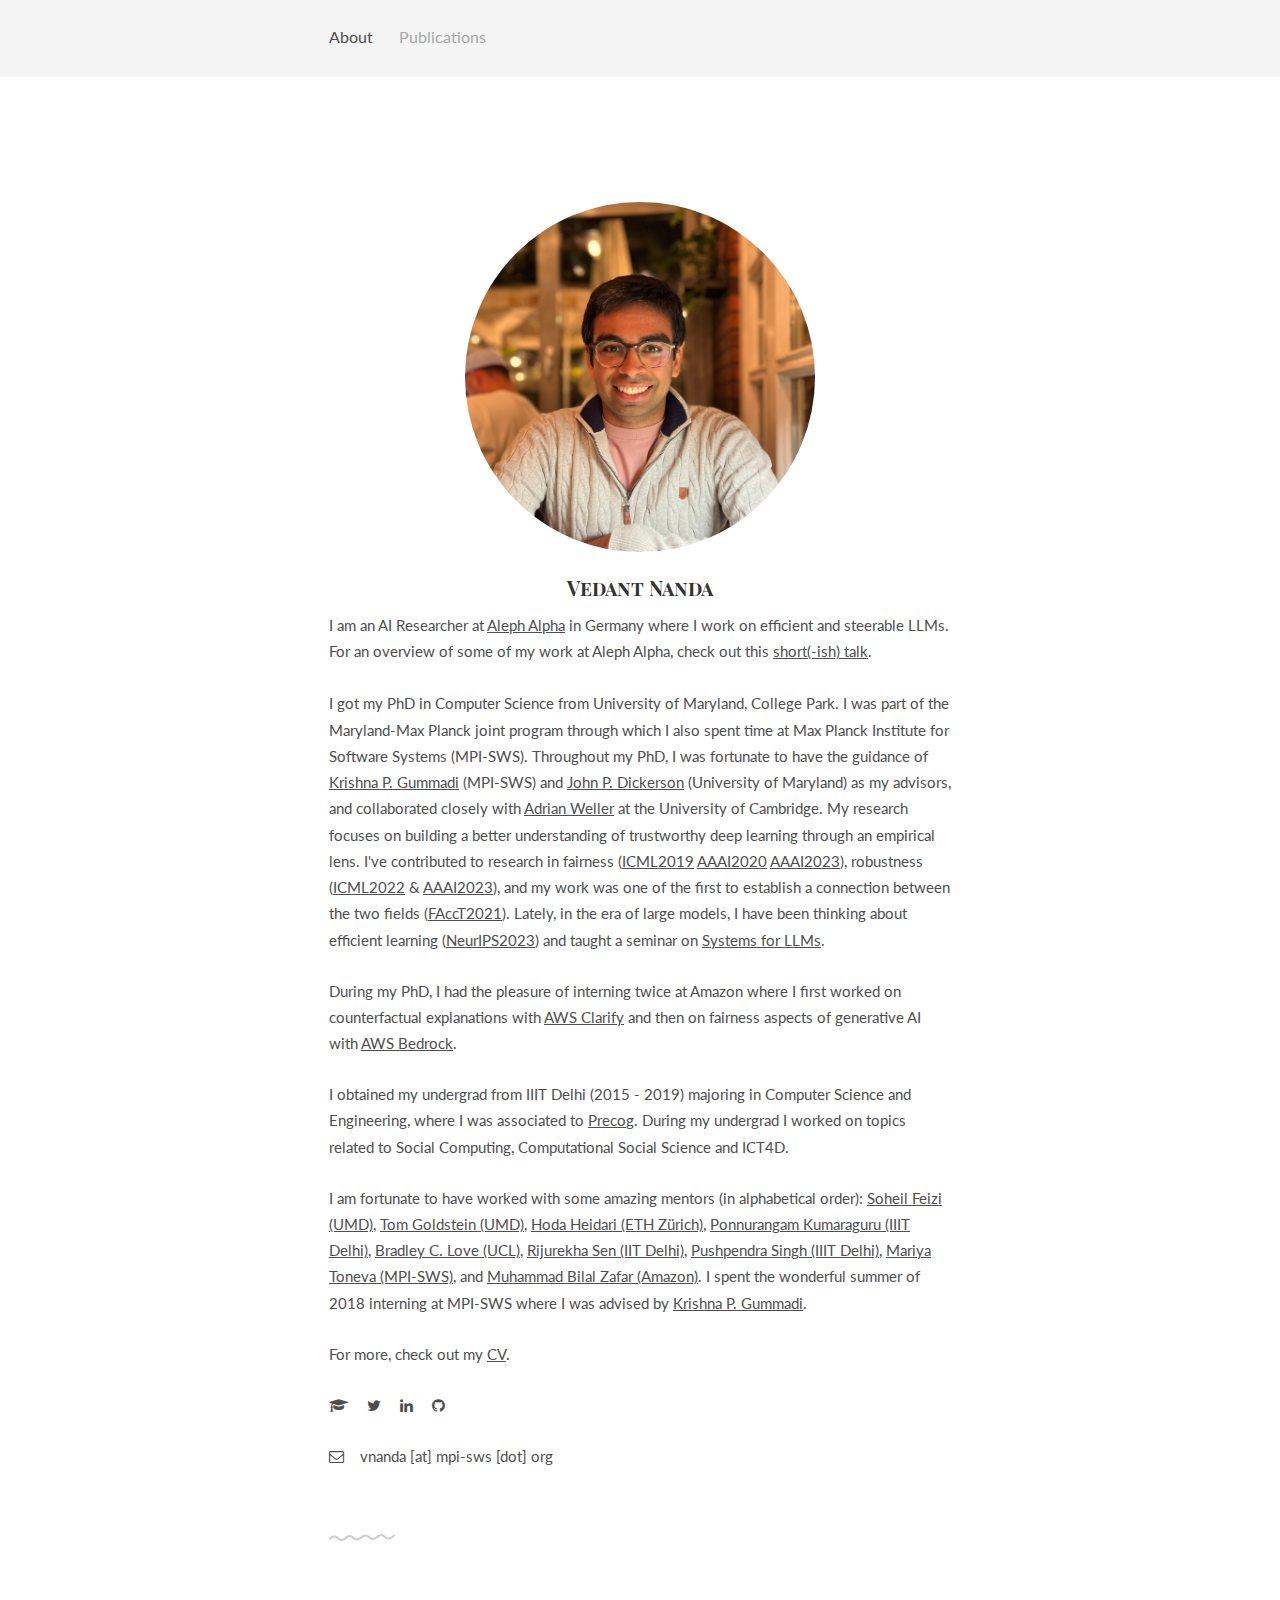
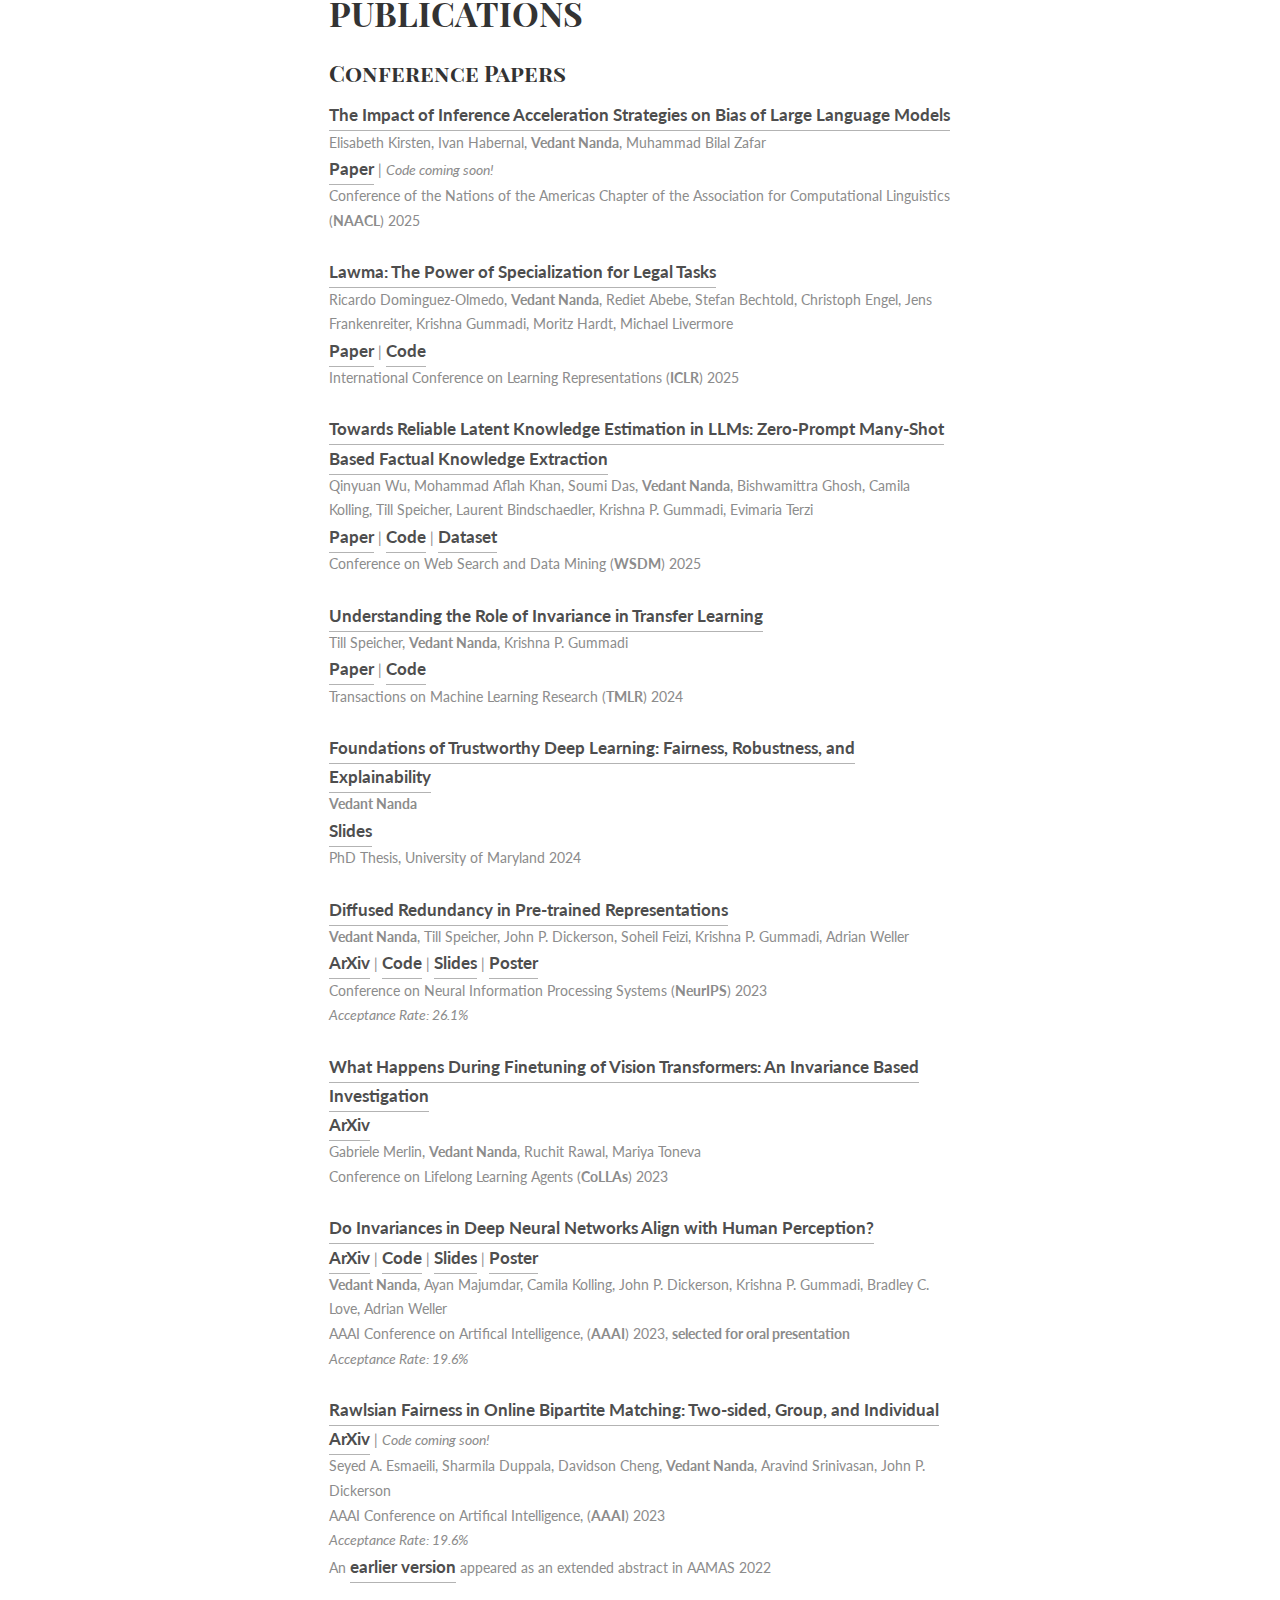
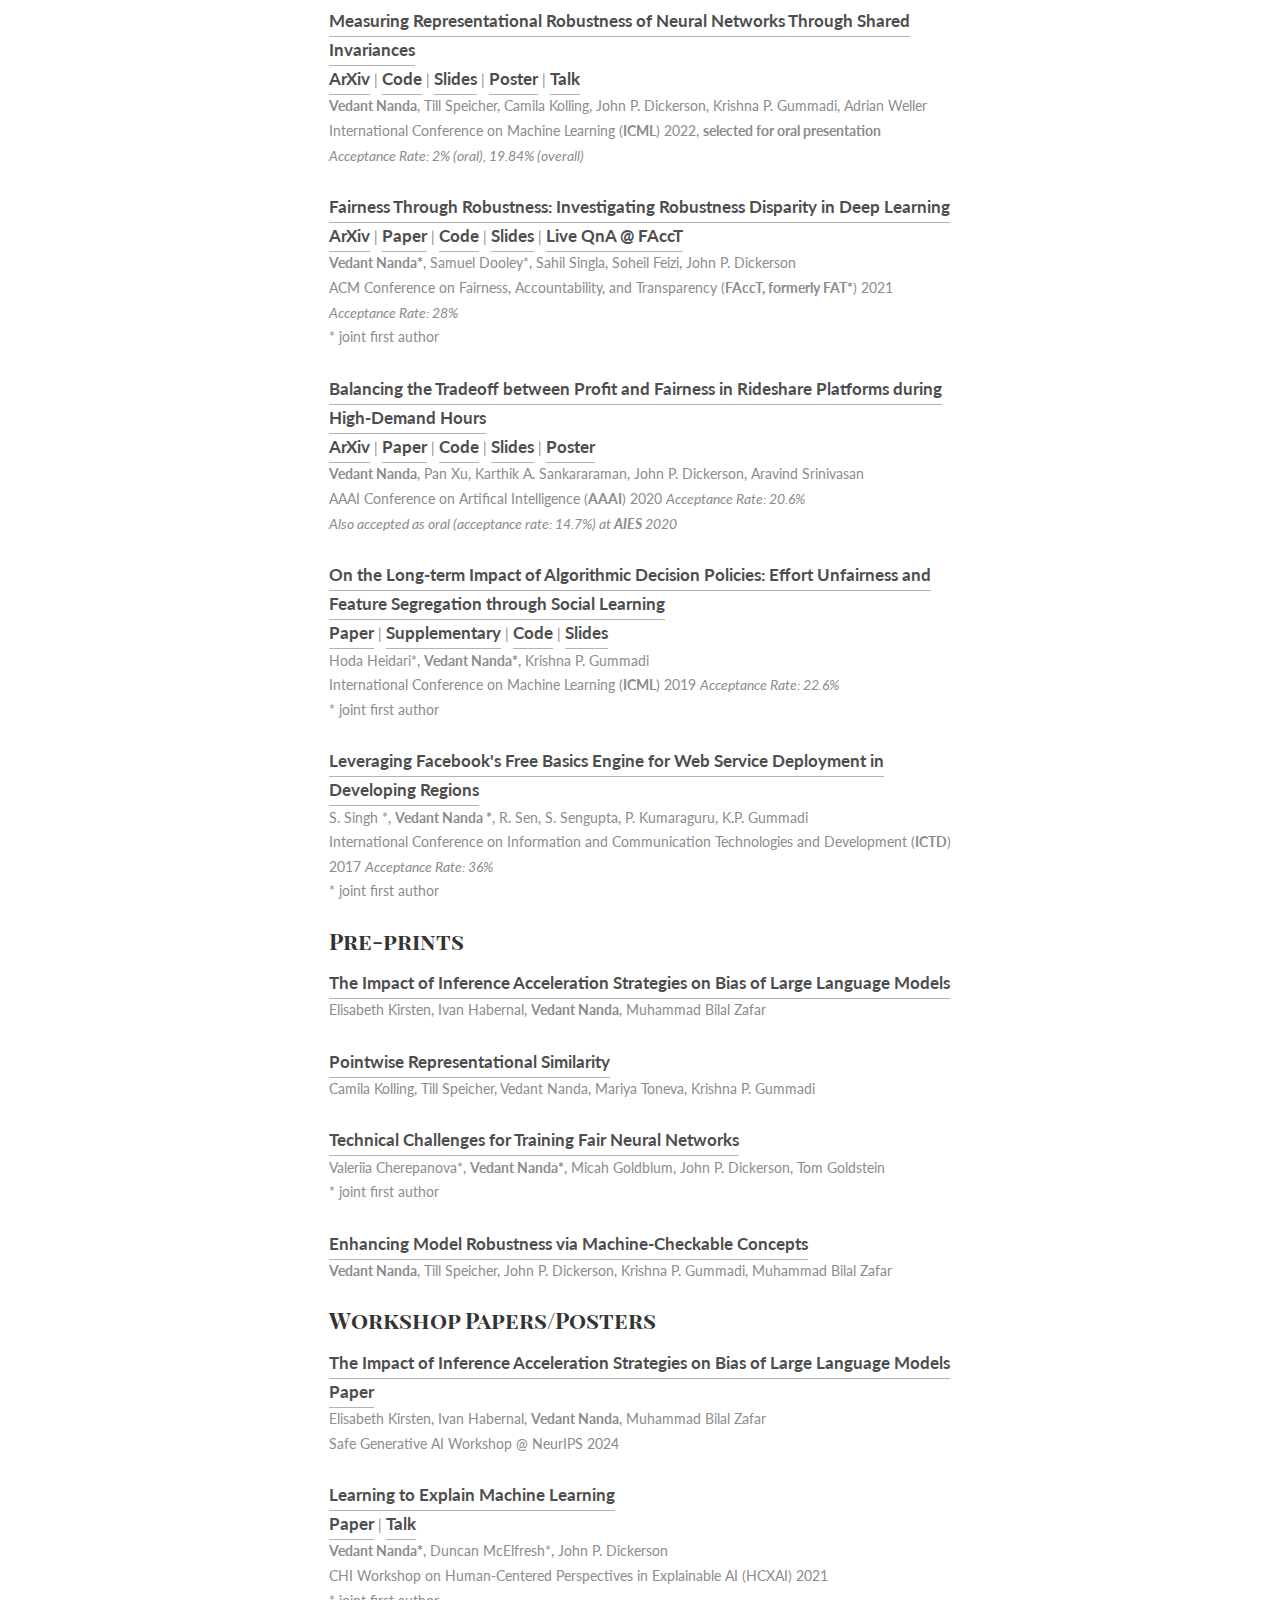
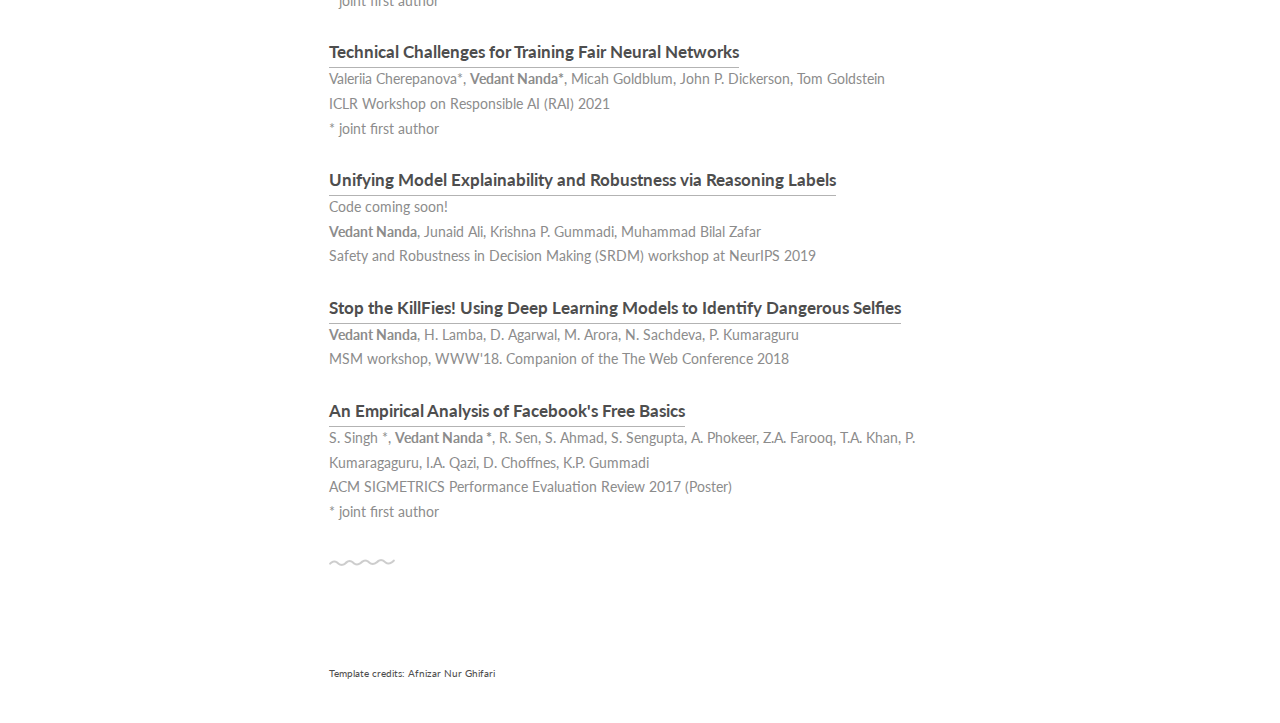
<file: index.html>
<!DOCTYPE html>
<html>
<head>
    <title>Vedant Nanda</title>
    <meta charset="utf-8" />
    <meta name="viewport" content="width=device-width, initial-scale=1">
    <meta name="viewport" content="width=device-width, initial-scale=1" />
    <link rel="stylesheet" href="css/kube.min.css" />
    <link rel="stylesheet" href="css/font-awesome.min.css" />
    <link rel="stylesheet" href="css/custom.min.css" />
    <link rel="shortcut icon" href="img/favicon.png" />
	<link href='http://fonts.googleapis.com/css?family=Playfair+Display+SC:700' rel='stylesheet' type='text/css'>
	<link href='http://fonts.googleapis.com/css?family=Lato:400,700' rel='stylesheet' type='text/css'>
	<!-- <style>
		.intro h1:before {
			content: 'VEDANT';
		}
	</style> -->
</head>
<body>
	<!-- Navigation -->
	<div class="main-nav">
		<div class="container">
			<header class="group top-nav">
				<div class="navigation-toggle" data-tools="navigation-toggle" data-target="#navbar-1">
				    <span class="logo"></span>
				</div>
			    <nav id="navbar-1" class="navbar item-nav">
				    <ul>
				        <li class="active"><a href="#about">About</a></li>
				        <li><a href="#pubs">Publications</a></li>
				        <!-- <li><a href="#experiences">Work Experience</a></li> -->
				        <!-- <li><a href="#achievements">Awards</a></li> -->
				    </ul>
				</nav>
			</header>
		</div>
	</div>

	<!-- Introduction -->
	<div class="intro section" id="about">
		<div class="container">
			<!-- <p>Hi, I’m Vedant!</p> -->
			<div class="units-row units-split wrap">
				<div class="unit-45">
					<center>
						<img src="img/ava.jpg">
					</center>
				</div>
				<br>
				<div class="unit-55">
					<!-- <h3><span id="typed"></span></h3> -->
					<center><h3>Vedant Nanda</h3></center>
				</div>

				<p>
					I am an AI Researcher at <a href="https://aleph-alpha.com/">Aleph Alpha</a> in Germany where I work on efficient and steerable LLMs. For an overview of some of my work at Aleph Alpha, check out this <a href="https://www.youtube.com/watch?v=cfgBhoWFH-I" target="_blank">short(-ish) talk</a>. <br><br>
					
					I got my PhD in Computer Science from University of Maryland, College Park. I was part of the Maryland-Max Planck joint program through which I also spent time at Max Planck Institute for Software Systems (MPI-SWS). Throughout my PhD, I was fortunate to have the guidance of <a href="http://www.mpi-sws.org/~gummadi/">Krishna P. Gummadi</a> (MPI-SWS) and 
					<a href="http://jpdickerson.com/">John P. Dickerson</a> (University of Maryland) as my advisors, and collaborated closely with <a href="http://mlg.eng.cam.ac.uk/adrian/">Adrian Weller</a> at the University of Cambridge. 
					My research focuses on building a better understanding of trustworthy deep learning through an empirical lens. 
					I've contributed to research in fairness (<a href="https://arxiv.org/abs/1903.01209">ICML2019</a> <a href="https://arxiv.org/abs/1912.08388">AAAI2020</a> <a href="https://arxiv.org/abs/2201.06021">AAAI2023</a>),
					robustness (<a href="https://arxiv.org/abs/2206.11939">ICML2022</a> & <a href="https://arxiv.org/abs/2111.14726">AAAI2023</a>), and my work was one of the first to establish a connection between the two fields (<a href="https://arxiv.org/abs/2006.12621">FAccT2021</a>). 
					Lately, in the era of large models, I have been thinking about efficient learning (<a href="https://arxiv.org/abs/2306.00183">NeurIPS2023</a>) and taught a seminar on <a href="https://sysllm.mpi-sws.org/">Systems for LLMs</a>.
					
					<!-- and I have published on topics such as the fairness implications of counterfactual explanations (<a href="">ICML2019</a>), fairness in image classification models 
					due to disparate robustness of subgroups (), and fairness issues in two-sided markets such as rideshare platforms (<a href="https://arxiv.org/abs/1912.08388">AAAI2020</a> & <a href="https://arxiv.org/abs/2201.06021">AAAI2023</a>). 
					More recently, I have been exploring the nature of learned invariances in deep neural networks () and its implications on transfer learning (<a href="https://arxiv.org/abs/2307.06006">CoLLAs2023</a>). -->
				</p>
				<p>
					During my PhD, I had the pleasure of interning twice at Amazon where I first worked on counterfactual explanations with <a href="https://aws.amazon.com/sagemaker/clarify" target="_blank">AWS Clarify</a> and then on fairness aspects of generative AI with <a href="https://aws.amazon.com/bedrock/" target="_blank">AWS Bedrock</a>.
				</p>
				
				<p>
					I obtained my undergrad from IIIT Delhi (2015 - 2019) majoring in Computer Science and Engineering, where I was associated to <a href="http://precog.iiitd.edu.in" target="_blank">Precog</a>. During my undergrad I worked on topics related to Social Computing, Computational Social Science and ICT4D.
				</p>
				<p>	
					I am fortunate to have worked with some amazing mentors (in alphabetical order): <a href="https://www.cs.umd.edu/~sfeizi" target="_blank">Soheil Feizi (UMD)</a>, <a href="https://www.cs.umd.edu/~tomg" target="_blank">Tom Goldstein (UMD)</a>, <a href="https://las.inf.ethz.ch/people/hoda-heidari" target="_blank">Hoda Heidari (ETH Z&uuml;rich)</a>, <a href="http://precog.iiitd.edu.in/people/pk/Home.html" target="_blank">Ponnurangam Kumaraguru (IIIT Delhi)</a>, <a href="https://bradlove.org/" target="_blank">Bradley C. Love (UCL)</a>, <a href="http://www.cse.iitd.ernet.in/~rijurekha/" target="_blank">Rijurekha Sen (IIT Delhi)</a>, <a href = "https://www.pushpendrasingh.org/" target="_blank">Pushpendra Singh (IIIT Delhi)</a>, <a href="https://mtoneva.com" target="_blank">Mariya Toneva (MPI-SWS)</a>, and <a href="https://people.mpi-sws.org/~mzafar/" target="_blank">Muhammad Bilal Zafar (Amazon)</a>.
					I spent the wonderful summer of 2018 interning at MPI-SWS where I was advised by <a href="https://people.mpi-sws.org/~gummadi/" target="_blank">Krishna P. Gummadi</a>.
				</p>
				<p>For more, check out my <a href="cv/cv.pdf" target="_blank">CV</a>.</p>
				<p><a href="https://scholar.google.com/citations?user=G6txDBYAAAAJ&hl=en&oi=ao" target="_blank"><i class="fa fa-graduation-cap"></i></a> &emsp; <a href="https://twitter.com/_nvedant_" target="_blank"><i class="fa fa-twitter"></i></a> &emsp; <a href="https://www.linkedin.com/in/nvedant07/" target="_blank"><i class="fa fa-linkedin"></i></a> &emsp; <a href="https://github.com/nvedant07" target="_blank"><i class="fa fa-github"></i></a></p> 
				<p><i class="fa fa-envelope-o" aria-hidden="true"></i> &ensp; vnanda [at] mpi-sws [dot] org
			</div>
		</div>
		
	</div>

	<div class="work section second" id="pubs">
		<div class="container">
			<h1>Publications</h1>

			<h2>Conference Papers</h2>

			<ul class="work-list">
                <li></li>
                <li><a href="https://arxiv.org/abs/2410.22118" target="_blank">The Impact of Inference Acceleration Strategies on Bias of Large Language Models</a></li>
				<li>Elisabeth Kirsten, Ivan Habernal, <b>Vedant Nanda</b>, Muhammad Bilal Zafar</li>
				<li><a href="https://arxiv.org/abs/2410.22118" target="_blank">Paper</a> | <i>Code coming soon!</i> </li>
				<li> Conference of the Nations of the Americas Chapter of the Association for Computational Linguistics (<b>NAACL</b>) 2025 </li>
            </ul>
			<ul class="work-list">
                <li></li>
                <li><a href="https://arxiv.org/abs/2407.16615" target="_blank">Lawma: The Power of Specialization for Legal Tasks</a></li>
                <li>Ricardo Dominguez-Olmedo, <b>Vedant Nanda</b>, Rediet Abebe, Stefan Bechtold, Christoph Engel, Jens Frankenreiter, Krishna Gummadi, Moritz Hardt, Michael Livermore</li>
				<li><a href="https://arxiv.org/abs/2407.16615" target="_blank">Paper</a> | <a href="https://github.com/socialfoundations/lawma" target="_blank">Code</a></li>
				<li>International Conference on Learning Representations (<b>ICLR</b>) 2025 </li>
            </ul>
			<ul class="work-list">
                <li></li>
                <li><a href="https://arxiv.org/abs/2404.12957" target="_blank">Towards Reliable Latent Knowledge Estimation in LLMs: Zero-Prompt Many-Shot Based Factual Knowledge Extraction</a></li>
                <li>Qinyuan Wu, Mohammad Aflah Khan, Soumi Das, <b>Vedant Nanda</b>, Bishwamittra Ghosh, Camila Kolling, Till Speicher, Laurent Bindschaedler, Krishna P. Gummadi, Evimaria Terzi</li>
				<li><a href="https://arxiv.org/abs/2404.12957" target="_blank">Paper</a> | <a href="https://github.com/QinyuanWu0710/ZeroPrompt_LKE" target="_blank">Code</a> | <a href="https://huggingface.co/datasets/QinyuanWu/T-Rex-MC" target="_blank">Dataset</a> </li>
				<li>Conference on Web Search and Data Mining (<b>WSDM</b>) 2025 </li>
            </ul>
			<ul class="work-list">
                <li></li>
                <li><a href="https://openreview.net/forum?id=spJI4LSPIU" target="_blank">Understanding the Role of Invariance in Transfer Learning</a></li>
                <li>Till Speicher, <b>Vedant Nanda</b>, Krishna P. Gummadi</li>
				<li><a href="https://arxiv.org/abs/2407.04325" target="_blank">Paper</a> | <a href="https://github.com/tillspeicher/representation-invariance-transfer" target="_blank">Code</a></li>
				<li>Transactions on Machine Learning Research (<b>TMLR</b>) 2024 </li>
            </ul>
			<ul class="work-list">
                <li></li>
                <li><a href="https://drum.lib.umd.edu/items/126c208c-ccd4-47dc-aea0-1fa90caeb8e6" target="_blank">Foundations of Trustworthy Deep Learning: Fairness, Robustness, and Explainability</a></li>
                <li><b>Vedant Nanda</b></li>
				<li><a href="papers/defense.pdf">Slides</a></li>
				<li>PhD Thesis, University of Maryland 2024 </li>
            </ul>
			<ul class="work-list">
                <li></li>
                <li><a href="https://arxiv.org/abs/2306.00183" target="_blank">Diffused Redundancy in Pre-trained Representations</a></li>
                <li><b>Vedant Nanda</b>, Till Speicher, John P. Dickerson, Soheil Feizi, Krishna P. Gummadi, Adrian Weller</li>
				<li><a href="https://arxiv.org/abs/2306.00183" target="_blank">ArXiv</a> | <a href="https://github.com/nvedant07/diffused-redundancy" target="_blank">Code</a> | <a href="papers/dr_presentation_neurips.pdf" target="_blank">Slides</a> | <a href="papers/dr_poster_neurips.pdf" target="_blank">Poster</a> </li>
				<li>Conference on Neural Information Processing Systems (<b>NeurIPS</b>) 2023 </li>
                <li><i>Acceptance Rate: 26.1%</i></li>
            </ul>
           <ul class="work-list">
                <li></li>
                <li><a href="" target="_blank">What Happens During Finetuning of Vision Transformers: An Invariance Based Investigation</a></li>
                                <li><a href="https://arxiv.org/abs/2307.06006" target="_blank">ArXiv</a> </li>
                <li>Gabriele Merlin, <b>Vedant Nanda</b>, Ruchit Rawal, Mariya Toneva</li>
                                <li>Conference on Lifelong Learning Agents (<b>CoLLAs</b>) 2023 </li>
                                <li><i></i></li>
            </ul>
			<ul class="work-list">
                <li></li>
                <li><a href="https://arxiv.org/abs/2111.14726" target="_blank">Do Invariances in Deep Neural Networks Align with Human Perception?</a></li>
				<li><a href="https://arxiv.org/abs/2111.14726" target="_blank">ArXiv</a> | <a href="https://github.com/nvedant07/Human-NN-Alignment" target="_blank">Code</a> | <a href="papers/AAAI23slides.pdf">Slides</a> | <a href="papers/AAAI23poster.pdf">Poster</a> </li>
                <li><b>Vedant Nanda</b>, Ayan Majumdar, Camila Kolling, John P. Dickerson,  Krishna P. Gummadi, Bradley C. Love, Adrian Weller</li>
				<li>AAAI Conference on Artifical Intelligence, (<b>AAAI</b>) 2023, <b>selected for oral presentation</b> </li>
				<li><i>Acceptance Rate: 19.6%</i></li>
            </ul>
			<ul class="work-list">
                <li></li>
                <li><a href="https://arxiv.org/abs/2201.06021" target="_blank">Rawlsian Fairness in Online Bipartite Matching: Two-sided, Group, and Individual</a></li>
				<li><a href="https://arxiv.org/abs/2201.06021" target="_blank">ArXiv</a> | <i>Code coming soon!</i>
                <li>Seyed A. Esmaeili, Sharmila Duppala, Davidson Cheng, <b>Vedant Nanda</b>, Aravind Srinivasan, John P. Dickerson</li>
				<li>AAAI Conference on Artifical Intelligence, (<b>AAAI</b>) 2023 </li>
				<li><i>Acceptance Rate: 19.6%</i></li>
				<li>An <a href="https://www.ifaamas.org/Proceedings/aamas2022/pdfs/p1583.pdf" target="_blank">earlier version</a> appeared as an extended abstract in AAMAS 2022</li>
            </ul>
			<ul class="work-list">
                <li></li>
                <li><a href="https://arxiv.org/abs/2206.11939" target="_blank">Measuring Representational Robustness of Neural Networks Through Shared Invariances</a></li>
				<li><a href="https://arxiv.org/abs/2206.11939" target="_blank">ArXiv</a> | <a href="https://github.com/nvedant07/STIR" target="_blank">Code</a> | <a href="papers/ICMLSlides.pdf" target="_blank">Slides</a> | <a href="papers/ICMLposter.pdf" target="_blank">Poster</a> | <a href="https://slideslive.com/38983104/measuring-representational-robustness-of-neural-networks-through-shared-invariances" target="_blank">Talk</a></li>
				<li><b>Vedant Nanda</b>, Till Speicher, Camila Kolling, John P. Dickerson, Krishna P. Gummadi, Adrian Weller</li>
                <li>International Conference on Machine Learning (<b>ICML</b>) 2022, <b>selected for oral presentation</b> <i>Acceptance Rate: 2% (oral), 19.84% (overall)</i></li>
            </ul>
			<ul class="work-list">
                <li></li>
                <li><a href="https://arxiv.org/abs/2006.12621" target="_blank">Fairness Through Robustness: Investigating Robustness Disparity in Deep Learning</a></li>
				<li><a href="https://arxiv.org/abs/2006.12621" target="_blank">ArXiv</a> | <a href="https://dl.acm.org/doi/10.1145/3442188.3445910" target="_blank">Paper</a> | <a href="https://github.com/nvedant07/Fairness-Through-Robustness" target="_blank">Code</a> | <a href="papers/FAccTpresentation.pdf" target="_blank">Slides</a> | <a href="https://www.youtube.com/watch?v=t9WXy_64cWg" target="_blank">Live QnA @ FAccT</a></li>
				<li><b>Vedant Nanda*</b>, Samuel Dooley*, Sahil Singla, Soheil Feizi, John P. Dickerson</li>
                <li>ACM Conference on Fairness, Accountability, and Transparency (<b>FAccT, formerly FAT*</b>) 2021 <i>Acceptance Rate: 28%</i></li>
				<li> * joint first author </li>
            </ul>
			
			<ul class="work-list">
                <li></li>
                <li><a href="papers/RideshareFairnessAAAI2020.pdf" target="_blank">Balancing the Tradeoff between Profit and Fairness in Rideshare Platforms during High-Demand Hours</a></li>
                <li><a href="https://arxiv.org/abs/1912.08388" target="_blank">ArXiv</a> | <a href="https://aaai.org/ojs/index.php/AAAI/article/view/5597" target="_blank">Paper</a> | <a href="https://github.com/nvedant07/rideshare-fairness-peak" target="_blank">Code</a> | <a href="papers/AIES2020ridehsharefairness.pdf" target="_blank">Slides</a> | <a href="papers/aaai_poster.pdf" target="_blank">Poster</a></li>
                <li><b>Vedant Nanda</b>, Pan Xu, Karthik A. Sankararaman, John P. Dickerson, Aravind Srinivasan</li>
                <li>AAAI Conference on Artifical Intelligence (<b>AAAI</b>) 2020 <i>Acceptance Rate: 20.6%</i></li>
				<li><i>Also accepted as oral (acceptance rate: 14.7%) at <b>AIES</b> 2020</i></li>
            </ul>
			<ul class="work-list">
                <li></li>
                <li><a href="https://arxiv.org/abs/1903.01209" target="_blank">On the Long-term Impact of Algorithmic Decision Policies: Effort Unfairness and Feature Segregation through Social Learning</a></li>
                <li><a href="http://proceedings.mlr.press/v97/heidari19a/heidari19a.pdf">Paper</a> | <a href="http://proceedings.mlr.press/v97/heidari19a/heidari19a-supp.pdf">Supplementary</a> | <a href="https://github.com/nvedant07/effort_reward_fairness">Code</a> | <a href="https://icml.cc/media/Slides/icml/2019/seasideball(13-11-00)-13-12-10-4859-on_the_long-ter.pdf" target="_blank"> Slides </a> </li>
                <li>Hoda Heidari*, <b>Vedant Nanda*</b>, Krishna P. Gummadi</li>
                <li>International Conference on Machine Learning (<b>ICML</b>) 2019 <i>Acceptance Rate: 22.6%</i></li>
				<li> * joint first author </li>
            </ul>
			<ul class="work-list">
				<li></li>
				<li><a href="https://dl.acm.org/citation.cfm?id=3136568" target="_blank">Leveraging Facebook's Free Basics Engine for Web Service Deployment in Developing Regions</a></li>
				<li>S. Singh *, <b>Vedant Nanda *</b>, R. Sen, S. Sengupta, P. Kumaraguru, K.P. Gummadi</li>
				<li>International Conference on Information and Communication Technologies and Development (<b>ICTD</b>) 2017 <i>Acceptance Rate: 36%</i></li>
				<li> * joint first author </li>
			</ul>

			<h2>Pre-prints</h2>
			<ul class="work-list">
				<li></li>
				<li><a href="https://arxiv.org/abs/2410.22118" target="_blank">The Impact of Inference Acceleration Strategies on Bias of Large Language Models</a></li>
				<li>Elisabeth Kirsten, Ivan Habernal, <b>Vedant Nanda</b>, Muhammad Bilal Zafar</li>
			</ul>
			<ul class="work-list">
				<li></li>
				<li><a href="https://arxiv.org/abs/2305.19294" target="_blank">Pointwise Representational Similarity</a></li>
				<li>Camila Kolling, Till Speicher, Vedant Nanda, Mariya Toneva, Krishna P. Gummadi</li>
			</ul>
	
			<ul class="work-list">
                <li></li>
                <li><a href="http://arxiv.org/abs/2102.06764" target="_blank">Technical Challenges for Training Fair Neural Networks</a></li>
                <li>Valeriia Cherepanova*, <b>Vedant Nanda*</b>, Micah Goldblum, John P. Dickerson, Tom Goldstein</li>
				<li> * joint first author </li>
            </ul>
			<ul class="work-list">
                <li></li>
                <li><a href="http://arxiv.org/abs/2007.00251" target="_blank">Enhancing Model Robustness via Machine-Checkable Concepts</a></li>
                <li><b>Vedant Nanda</b>, Till Speicher, John P. Dickerson, Krishna P. Gummadi, Muhammad Bilal Zafar</li>
            </ul>
			
			<h2>Workshop Papers/Posters</h2>
			<ul class="work-list">
                <li></li>
                <li><a href="https://openreview.net/forum?id=uOjOm1XPTY" target="_blank">The Impact of Inference Acceleration Strategies on Bias of Large Language Models</a></li>
                <li><a href="https://openreview.net/forum?id=uOjOm1XPTY" target="_blank">Paper</a></li>
				<li>Elisabeth Kirsten, Ivan Habernal, <b>Vedant Nanda</b>, Muhammad Bilal Zafar</li>
                <li>Safe Generative AI Workshop @ NeurIPS 2024</li>
            </ul>
			<ul class="work-list">
                <li></li>
                <li><a href="papers/learningtoexplain_hcxai_chi2021.pdf" target="_blank">Learning to Explain Machine Learning</a></li>
                <li><a href="papers/learningtoexplain_hcxai_chi2021.pdf" target="_blank">Paper</a> | </a><a href="https://youtu.be/TCeU5iqby04?t=604" target="_blank">Talk</a></li>
				<li><b>Vedant Nanda*</b>, Duncan McElfresh*, John P. Dickerson</li>
                <li>CHI Workshop on Human-Centered Perspectives in Explainable AI (HCXAI) 2021</li>
				<li> * joint first author </li>
            </ul>
			<ul class="work-list">
                <li></li>
                <li><a href="http://arxiv.org/abs/2102.06764" target="_blank">Technical Challenges for Training Fair Neural Networks</a></li>
                <li>Valeriia Cherepanova*, <b>Vedant Nanda*</b>, Micah Goldblum, John P. Dickerson, Tom Goldstein</li>
                <li>ICLR Workshop on Responsible AI (RAI) 2021</li>
				<li> * joint first author </li>
            </ul>
			<ul class="work-list">
                <li></li>
                <li><a href="papers/explainability_srdm_workshop_neurips_2019.pdf" target="_blank">Unifying Model Explainability and Robustness via Reasoning Labels</a></li>
                <li>Code coming soon!</li>
                <li><b>Vedant Nanda</b>, Junaid Ali, Krishna P. Gummadi, Muhammad Bilal Zafar</li>
                <li>Safety and Robustness in Decision Making (SRDM) workshop at NeurIPS 2019</li>
            </ul>
			<ul class="work-list">
                <li></li>
                <li><a href="https://dl.acm.org/citation.cfm?id=3191575" target="_blank">Stop the KillFies! Using Deep Learning Models to Identify Dangerous Selfies </a></li>
                <li><b>Vedant Nanda</b>, H. Lamba, D. Agarwal, M. Arora, N. Sachdeva, P. Kumaraguru</li>
                <li>MSM workshop, WWW'18. Companion of the The Web Conference 2018</li>
            </ul>
			<ul class="work-list">
				<li></li>
				<li><a href="https://dl.acm.org/citation.cfm?id=3078554" target="_blank">An Empirical Analysis of Facebook's Free Basics</a></li>
				<li>S. Singh *, <b>Vedant Nanda *</b>, R. Sen, S. Ahmad, S. Sengupta, A. Phokeer, Z.A. Farooq, T.A. Khan, P. Kumaragaguru, I.A. Qazi, D. Choffnes, K.P. Gummadi</li>
				<li>ACM SIGMETRICS Performance Evaluation Review 2017 (Poster)</li>
				<li> * joint first author </li>
			</ul>
		</div>
	</div>

	<!-- Work Experience -->
	<!-- <div class="work section second" id="experiences">
		<div class="container">
			<h1>Work<br>Experience</h1>
			<ul class="work-list">
				<li>January 2020 - present</li>
				<li><a href="https://cs.umd.edu" target="_blank">University of Maryland, College Park and MPI-SWS</a></li>
				<li>Graduate Research Assistant</li>
			</ul>
			<ul class="work-list">
				<li>August 2019 - December 2019</li>
				<li><a href="https://cs.umd.edu" target="_blank">University of Maryland, College Park</a></li>
				<li>Graduate Teaching Assistant for CMSC 320 (Intro to Data Science) by Prof. John Dickerson</li>
			</ul>
			<ul class="work-list">
				<li>May 2018 - August 2018</li>
				<li><a href="https://www.mpi-sws.org/" target="_blank">MPI-SWS, Saarbrücken, Germany</a></li>
				<li>Research Intern</li>
			</ul>
			<ul class="work-list">
                                <li>Jan 2018 - May 2018</li>
                                <li><a href="https://iiitd.ac.in/" target="_blank">IIIT Delhi, India</a></li>
                                <li>Teaching Assistant for Data Structures and Algorithms. Awarded best TA award by the institute.</li>
                        </ul>
			<ul class="work-list">
				<li>May 2017 - August 2017</li>
				<li><a href="http://precog.iiitd.edu.in/" target="_blank">Precog @ IIIT Delhi</a></li>
				<li>Research Intern</li>
			</ul>
			<ul class="work-list">
				<li>August 2016 - May 2019</li>
				<li><a href="http://precog.iiitd.edu.in/" target="_blank">Precog @ IIIT Delhi</a></li>
				<li>Undergraduate Researcher</li>
			</ul>
			<ul class="work-list">
				<li>May 2016 - July 2016</li>
				<li><a href="http://aashansh.org/" target="_blank">Aashansh, Mumbai, India</a></li>
				<li>Website Developer</li>
			</ul>
		</div>
	</div> -->

	<!-- Award & Achievements -->
	<!-- <div class="award section second" id="achievements">
		<div class="container">
			<h1>Award &amp;<br>Achievements</h1>
			<ul class="award-list list-flat">
				<li>2019-2020</li>
				<li>Dean's Fellowship, UMD</li>
			</ul>
			<ul class="award-list list-flat">
				<li>2018</li>
				<li>Best TA award for Data Structures and Algorithms, core CS course taken by 300+ freshmen.</li>
			</ul>
			<ul class="award-list list-flat">
				<li>2018</li>
				<li>Selected for <a href="https://iusstf.org/program/for-indian-students" target="_blank">SN Bose scholars program</a>. Awarded to 50 undergrad and masters students across India. </li>
			</ul>
			<ul class="award-list list-flat">
				<li>2018</li>
				<li>Selected for MPI-SWS' internship program.</li>
			</ul>
			<ul class="award-list list-flat">
				<li>2016, 2017, 2018, 2019</li>
				<li>Dean's List for academic excellence.</li>
			</ul>
			<ul class="award-list list-flat">
				<li>2016, 2017, 2018, 2019</li>
				<li>Awarded chairman merit scholarship of Rs. 100,000 by the institute.</li>
			</ul>
			<ul class="award-list list-flat">
				<li>2015</li>
				<li>Secured the prestigious KVPY fellowship.</li>
			</ul>
			<ul class="award-list list-flat">
				<li>2015</li>
				<li>Secured an All India Rank of 804 in JEE mains out of 1.5 million candidates.</li>
			</ul>
		</div>
	</div> -->

	<!-- Quote -->
	<footer>
		<div class="container">
			<div class="units-row">
			    <div class="unit-50">
		    		<font size="0.1">
			    		<p>Template credits: Afnizar Nur Ghifari</p>
					</font>
			    </div>
			</div>
		</div>
	</footer>

	<!-- Javascript -->
	<script src="js/jquery.min.js"></script>
	<script src="js/typed.min.js"></script>
    <script src="js/kube.min.js"></script>
    <script src="js/site.js"></script>
    <script>
		function newTyped(){}$(function(){$("#typed").typed({
		// Change to edit type effect
		// strings: ["SENIOR YEAR UNDERGRAD @ <a href=\"http://iiitd.ac.in\" target=\"_blank\">IIIT DELHI<\a>"],

		typeSpeed:1,backDelay:0,contentType:"html",loop:false,resetCallback:function(){newTyped()}}),$(".reset").click(function(){$("#typed").typed("reset")})});
    </script>
</body>
</html>
</file>
<file: css/kube.min.css>
*,*:before,*:after{-webkit-box-sizing:border-box;-moz-box-sizing:border-box;box-sizing:border-box}html{font-family:sans-serif;-ms-text-size-adjust:100%;-webkit-text-size-adjust:100%}html,body,div,span,object,iframe,p,blockquote,pre,a,abbr,acronym,address,big,cite,code,del,dfn,em,img,ins,kbd,q,s,samp,small,strike,strong,sub,sup,tt,var,b,u,i,center,dl,dt,dd,ol,ul,li,fieldset,form,label,legend,table,caption,tbody,tfoot,thead,tr,th,td,article,aside,canvas,details,embed,figure,figcaption,footer,header,hgroup,menu,nav,output,ruby,section,summary,time,mark,audio,video,h1,h2,h3,h4,h5,h6{margin:0;padding:0;border:0;outline:0;font-size:100%;vertical-align:baseline;background:transparent}a:active,a:hover{outline:0}article,aside,details,figcaption,figure,footer,header,hgroup,main,nav,section,embed,object,iframe,audio,video,canvas,progress,meter,output,textarea{display:block}audio:not([controls]){display:none;height:0}blockquote,q{quotes:none}blockquote p:before,blockquote p:after,q:before,q:after{content:'';content:none}table{border-collapse:collapse;border-spacing:0}caption,th,td{text-align:left;vertical-align:top}thead th,thead td{font-weight:bold;vertical-align:bottom}a img,th img,td img{vertical-align:top}button,input,select,textarea{margin:0}textarea{overflow:auto;vertical-align:top;resize:vertical}button{width:auto;overflow:visible}input[type="reset"],input[type="submit"],input[type="file"],input[type="radio"],input[type="checkbox"],select,button{cursor:pointer}input[type="radio"],input[type="checkbox"]{font-size:110%;position:relative;top:-1px;margin-right:3px}input[type="search"]{-webkit-appearance:textfield}input[type="search"]::-webkit-search-decoration,input[type="search"]::-webkit-search-cancel-button{-webkit-appearance:none}hr{display:block;height:1px;border:0;border-top:1px solid #ddd}img,video,audio,embed,object{max-width:100%}img,video,embed,object{height:auto}embed,object{height:100%}img{vertical-align:middle;-ms-interpolation-mode:bicubic}body{font-family:"Helvetica Neue",Helvetica,Tahoma,sans-serif;font-size:.9375em;line-height:1.65em;background:#fff;color:#222}a{color:#134da5}a:focus,a:hover{color:#de2c3b}h1,h2,h3,h4,h5,h6,.h1,.h2,.h3,.h4,.h5,.h6{font-family:"Helvetica Neue",Helvetica,Tahoma,sans-serif;font-weight:bold;color:#000;text-rendering:optimizeLegibility;margin:0 0 .5em 0}h1,.h1,h2,.h2{line-height:1.1}h3,.h3,h4,.h4{line-height:1.3}h1,.h1{font-size:2.25em}h2,.h2{font-size:1.5em;margin-bottom:.7em}h3,.h3{font-size:1.3125em}h4,.h4{font-size:1.125em}h5,.h5{font-size:1em}h6,.h6{font-size:.75em;text-transform:uppercase}.lead{font-size:1.3125em;line-height:1.5;margin-bottom:1.0999999999999999em}p,ul,ol,dl,dd,dt,blockquote,td,th{line-height:1.65em}ul,ol,ul ul,ol ol,ul ol,ol ul{margin:0 0 0 3.3em}ul li,ol li{text-align:left}ol ol li{list-style-type:lower-alpha}ol ol ol li{list-style-type:lower-roman}p,ul,ol,dl,blockquote,hr,pre,table,form,fieldset,figure,address{margin-bottom:1.65em}blockquote{position:relative;font-style:italic;font-size:1.125em;margin-left:2.4749999999999996em;padding-left:1.65em;border-left:2px solid #ddd}blockquote p{margin-bottom:.5em}blockquote small,cite{color:rgba(0,0,0,0.4);font-style:italic}small,blockquote cite{font-size:12.75px;line-height:1}address{font-style:normal}dl dt{font-weight:bold}dd{margin-left:1.65em}s,del{text-decoration:line-through}abbr[title],dfn[title]{border-bottom:1px dotted #0f0f0f;cursor:help}strong,b{font-weight:bold}em,i{font-style:italic}sub,sup{font-size:11.25px;line-height:0;position:relative}sup{top:-0.5em}sub{bottom:-0.25em}figcaption{margin:.3em 0;font-size:12.75px;font-style:italic}ins,u{text-decoration:underline}mark{background-color:#ffc800;color:#0f0f0f;text-decoration:none}pre,code,kbd,samp,var,output{font-size:90%;font-style:normal;font-family:Menlo,Monaco,Consolas,"Courier New",monospace}pre{margin-top:1.65em;font-size:100%;line-height:1.5;color:#222;overflow:auto}code,samp,kbd{padding:3px 6px 2px 6px;display:inline-block;line-height:1;border-radius:2px}code{background:#f4f4f4;border:1px solid #d4d4d4}pre code{font-size:100%;border:0;padding:0;background:0;line-height:1.65em}var{color:rgba(0,0,0,0.5)}samp{background:#d3e3fb;border:1px solid #b2cef8}kbd{background:#0f0f0f;color:rgba(255,255,255,0.85);white-space:nowrap}button:active,button:focus{outline:0}textarea,select{font-family:"Helvetica Neue",Helvetica,Tahoma,sans-serif;font-size:1em;box-shadow:none}textarea,select[multiple],select[multiple="multiple"]{padding:.3em .35em;line-height:1.35em;width:100%}input[type="text"],input[type="password"],input[type="email"],input[type="url"],input[type="phone"],input[type="tel"],input[type="number"],input[type="datetime"],input[type="date"],input[type="month"],input[type="color"],input[type="time"],input[type="search"],input[type="datetime-local"]{font-family:"Helvetica Neue",Helvetica,Tahoma,sans-serif;font-size:1em;box-shadow:none;padding:.3em .35em;line-height:1.65em;border-radius:0;outline:0}select[multiple],select[multiple="multiple"],textarea,input[type="text"],input[type="password"],input[type="email"],input[type="url"],input[type="phone"],input[type="tel"],input[type="number"],input[type="datetime"],input[type="date"],input[type="month"],input[type="color"],input[type="time"],input[type="search"],input[type="datetime-local"]{background:#fff;border:1px solid #ccc;position:relative;z-index:2;-webkit-appearance:none}textarea[disabled],input[type="text"][disabled],input[type="password"][disabled],input[type="email"][disabled],input[type="url"][disabled],input[type="phone"][disabled],input[type="tel"][disabled],input[type="number"][disabled],input[type="datetime"][disabled],input[type="date"][disabled],input[type="month"][disabled],input[type="color"][disabled],input[type="time"][disabled],input[type="search"][disabled],input[type="datetime-local"][disabled]{resize:none;color:rgba(0,0,0,0.5)}select[disabled],input[type="checkbox"][disabled],input[type="radio"][disabled]{cursor:default}input::-moz-focus-inner,button::-moz-focus-inner{border:0;padding:0}input[type="range"]{position:relative;top:3px}select{margin-bottom:0!important}fieldset{padding:1.65em;margin-bottom:1.65em;border:1px solid #ccc}fieldset *:last-child{margin-bottom:0!important}legend{font-weight:bold;padding:0 1em;margin-left:-1em}table{max-width:100%;width:100%;empty-cells:show}table caption{text-transform:uppercase;padding:0 1.0999999999999999em;color:rgba(0,0,0,0.4);font-size:12.75px}table th,table td{border-bottom:1px solid #eee;padding:.825em 1.0999999999999999em}table tfoot th,table tfoot td{color:rgba(0,0,0,0.4)}.units-container:after,.units-row:after{content:"";display:table;clear:both}.units-container:after,.units-row:after{content:"";display:table;clear:both}.units-container{padding-top:1px;margin-top:-1px}.units-row{margin-bottom:1.65em}.width-100,.unit-100{width:100%}.width-90,.unit-90{width:90%}.width-80,.unit-80{width:80%}.width-75,.unit-75{width:75%}.width-70,.unit-70{width:70%}.width-66,.unit-66{width:66.6%}.width-65,.unit-65{width:65%}.width-60,.unit-60{width:60%}.width-50,.unit-50{width:50%}.width-40,.unit-40{width:40%}.width-35,.unit-35{width:35%}.width-33,.unit-33{width:33.3%}.width-30,.unit-30{width:30%}.width-25,.unit-25{width:25%}.width-20,.unit-20{width:20%}.width-10,.unit-10{width:10%}.units-row .unit-90,.units-row .unit-80,.units-row .unit-75,.units-row .unit-70,.units-row .unit-66,.units-row .unit-65,.units-row .unit-60,.units-row .unit-50,.units-row .unit-40,.units-row .unit-35,.units-row .unit-33,.units-row .unit-30,.units-row .unit-25,.units-row .unit-20,.units-row .unit-10{float:left;margin-left:3%}.units-row .unit-90:first-child,.units-row .unit-80:first-child,.units-row .unit-75:first-child,.units-row .unit-70:first-child,.units-row .unit-66:first-child,.units-row .unit-65:first-child,.units-row .unit-60:first-child,.units-row .unit-50:first-child,.units-row .unit-40:first-child,.units-row .unit-35:first-child,.units-row .unit-33:first-child,.units-row .unit-30:first-child,.units-row .unit-25:first-child,.units-row .unit-20:first-child,.units-row .unit-10:first-child{margin-left:0}.units-row .unit-90{width:89.7%}.units-row .unit-80{width:79.4%}.units-row .unit-75{width:74.25%}.units-row .unit-70{width:69.1%}.units-row .unit-66{width:65.66666666666666%}.units-row .unit-65{width:65.66666666666666%}.units-row .unit-60{width:58.800000000000004%}.units-row .unit-50{width:48.5%}.units-row .unit-40{width:38.2%}.units-row .unit-35{width:31.333333333333332%}.units-row .unit-33{width:31.333333333333332%}.units-row .unit-30{width:27.9%}.units-row .unit-25{width:22.75%}.units-row .unit-20{width:17.6%}.units-row .unit-10{width:7.3%}.unit-push-90,.unit-push-80,.unit-push-75,.unit-push-70,.unit-push-66,.unit-push-65,.unit-push-60,.unit-push-50,.unit-push-40,.unit-push-35,.unit-push-33,.unit-push-30,.unit-push-25,.unit-push-20,.unit-push-10{position:relative}.unit-push-90{left:92.7%}.unit-push-80{left:82.4%}.unit-push-75{left:77.25%}.unit-push-70{left:72.1%}.unit-push-66{left:68.66666666666666%}.unit-push-65{left:68.66666666666666%}.unit-push-60{left:61.800000000000004%}.unit-push-50{left:51.5%}.unit-push-40{left:41.2%}.unit-push-35{left:34.33333333333333%}.unit-push-33{left:34.33333333333333%}.unit-push-30{left:30.9%}.unit-push-25{left:25.75%}.unit-push-20{left:20.6%}.unit-push-10{left:10.3%}.units-row .unit-push-right{float:right}.units-row .unit-role-right{margin-left:3%;float:right}.units-row .unit-role-left{margin-left:0}.centered,.unit-centered{float:none!important;margin:0 auto!important}.unit-padding{padding:1.65em}.units-padding .unit-100,.units-padding .unit-90,.units-padding .unit-80,.units-padding .unit-75,.units-padding .unit-70,.units-padding .unit-66,.units-padding .unit-65,.units-padding .unit-60,.units-padding .unit-50,.units-padding .unit-40,.units-padding .unit-35,.units-padding .unit-33,.units-padding .unit-30,.units-padding .unit-25,.units-padding .unit-20,.units-padding .unit-10{padding:1.65em}.units-split .unit-90,.units-split .unit-80,.units-split .unit-75,.units-split .unit-70,.units-split .unit-66,.units-split .unit-65,.units-split .unit-60,.units-split .unit-50,.units-split .unit-40,.units-split .unit-35,.units-split .unit-33,.units-split .unit-30,.units-split .unit-25,.units-split .unit-20,.units-split .unit-10{margin-left:0}.units-split .unit-90{width:90%}.units-split .unit-80{width:80%}.units-split .unit-75{width:75%}.units-split .unit-70{width:70%}.units-split .unit-66{width:66.6%}.units-split .unit-65{width:65%}.units-split .unit-60{width:60%}.units-split .unit-50{width:50%}.units-split .unit-40{width:40%}.units-split .unit-35{width:35%}.units-split .unit-33{width:33.3%}.units-split .unit-30{width:30%}.units-split .unit-25{width:25%}.units-split .unit-20{width:20%}.units-split .unit-10{width:10%}.blocks-2,.blocks-3,.blocks-4,.blocks-5,.blocks-6{padding-left:0;list-style:none;margin-left:-3%}.blocks-2:after,.blocks-3:after,.blocks-4:after,.blocks-5:after,.blocks-6:after{content:"";display:table;clear:both}.blocks-2:after,.blocks-3:after,.blocks-4:after,.blocks-5:after,.blocks-6:after{content:"";display:table;clear:both}.blocks-2>li,.blocks-3>li,.blocks-4>li,.blocks-5>li,.blocks-6>li{height:auto;float:left;margin-bottom:1.65em;margin-left:3%}.blocks-2>li ul,.blocks-3>li ul,.blocks-4>li ul,.blocks-5>li ul,.blocks-6>li ul{list-style-type:disc}.blocks-2>li ul ul,.blocks-3>li ul ul,.blocks-4>li ul ul,.blocks-5>li ul ul,.blocks-6>li ul ul{list-style-type:circle}.blocks-2>li li,.blocks-3>li li,.blocks-4>li li,.blocks-5>li li,.blocks-6>li li{float:none;margin:0}.blocks-2>li{width:47%}.blocks-3>li{width:30.333333333333332%}.blocks-4>li{width:22%}.blocks-5>li{width:17%}.blocks-6>li{width:13.666666666666666%}.block-first{clear:both}table.table-bordered td,table.table-bordered th{border:1px solid #eee}table.table-simple td,table.table-simple th,table.table-simple caption{border:0;padding-left:0}table.table-flat td,table.table-flat th,table.table-flat caption{border:0;padding:0}table.table-stroked td,table.table-stroked th{border-bottom:1px solid #eee}table.table-stripped tbody tr:nth-child(odd) td{background:#f8f8f8}table.table-hovered tbody tr:hover td{background-color:#f4f4f4}.table-container{width:100%;overflow:auto;margin-bottom:1.65em}.table-container table{margin-bottom:0}.table-container::-webkit-scrollbar{-webkit-appearance:none;width:14px;height:14px}.table-container::-webkit-scrollbar-thumb{border-radius:8px;border:3px solid #fff;background-color:rgba(0,0,0,0.3)}.forms .btn,.forms input[type="submit"].btn,.forms button,.forms input[type="submit"],.forms input[type="reset"]{padding:.3625em 1.3em}.forms .btn-outline{padding:.3em 1.3em}.forms .btn-outline.bold{padding:.2375em 1.3em}.forms label{display:block;margin-bottom:1.0999999999999999em}.forms input[type="text"],.forms input[type="password"],.forms input[type="email"],.forms input[type="url"],.forms input[type="phone"],.forms input[type="tel"],.forms input[type="number"],.forms input[type="datetime"],.forms input[type="date"],.forms input[type="month"],.forms input[type="color"],.forms input[type="time"],.forms input[type="search"],.forms input[type="range"],.forms input[type="file"],.forms input[type="datetime-local"],.forms textarea,.forms select{display:block}.forms-inline input[type="text"],.forms-inline-list input[type="text"],.forms-inline input[type="password"],.forms-inline-list input[type="password"],.forms-inline input[type="email"],.forms-inline-list input[type="email"],.forms-inline input[type="url"],.forms-inline-list input[type="url"],.forms-inline input[type="phone"],.forms-inline-list input[type="phone"],.forms-inline input[type="tel"],.forms-inline-list input[type="tel"],.forms-inline input[type="number"],.forms-inline-list input[type="number"],.forms-inline input[type="datetime"],.forms-inline-list input[type="datetime"],.forms-inline input[type="date"],.forms-inline-list input[type="date"],.forms-inline input[type="month"],.forms-inline-list input[type="month"],.forms-inline input[type="color"],.forms-inline-list input[type="color"],.forms-inline input[type="time"],.forms-inline-list input[type="time"],.forms-inline input[type="search"],.forms-inline-list input[type="search"],.forms-inline input[type="range"],.forms-inline-list input[type="range"],.forms-inline input[type="file"],.forms-inline-list input[type="file"],.forms-inline input[type="datetime-local"],.forms-inline-list input[type="datetime-local"],.forms-inline textarea,.forms-inline-list textarea,.forms-inline select,.forms-inline-list select{display:inline-block}.forms-list,.forms-inline,.forms-inline-list{margin:0;padding:0;margin-bottom:1.0999999999999999em;list-style:none}.forms-list label,.forms-inline label,.forms-inline-list li,.forms-inline-list li label{display:inline-block;margin-bottom:0}.forms-inline-list li label{margin-right:.825em}.forms-inline-list li{margin-bottom:3px}.forms-list li{margin-bottom:6px}.forms-desc{margin-top:4px;color:rgba(0,0,0,0.4);font-size:12.75px;line-height:1.4em}input[type="text"],input[type="password"],input[type="email"],input[type="url"],input[type="phone"],input[type="tel"],input[type="number"],input[type="datetime"],input[type="date"],input[type="month"],input[type="color"],input[type="time"],input[type="search"],input[type="datetime-local"],textarea{-moz-transition:border ease .5s;transition:border ease .5s}.error,.success{font-weight:normal;font-size:12.75px}input.input-error,textarea.input-error,select.input-error,.input-error{border-color:#de2c3b;box-shadow:0 0 0 2px rgba(222,44,59,0.3),0 1px 2px rgba(0,0,0,0.2) inset}input.input-success,textarea.input-success,select.input-success,.input-success{border-color:#2c9f42;box-shadow:0 0 0 2px rgba(44,159,66,0.3),0 1px 2px rgba(0,0,0,0.2) inset}input.input-gray,textarea.input-gray,select.input-gray,.input-gray{border-color:#b3b6b7;box-shadow:0 0 0 2px rgba(179,182,183,0.4),0 1px 2px rgba(0,0,0,0.2) inset}input[type="text"]:focus,input[type="password"]:focus,input[type="email"]:focus,input[type="url"]:focus,input[type="phone"]:focus,input[type="tel"]:focus,input[type="number"]:focus,input[type="datetime"]:focus,input[type="date"]:focus,input[type="month"]:focus,input[type="color"]:focus,input[type="time"]:focus,input[type="search"]:focus,input[type="datetime-local"]:focus,textarea:focus{outline:0;border-color:#2575ed;box-shadow:0 0 0 2px rgba(37,117,237,0.3),0 1px 2px rgba(0,0,0,0.2) inset}input.input-search,input[type="search"]{padding-right:.5em;padding-left:.5em;margin-bottom:0;border-radius:15px}input.input-on-black{border:1px solid rgba(255,255,255,0.1);background:rgba(255,255,255,0.35)}input.input-on-black::-webkit-input-placeholder{color:rgba(255,255,255,0.6)}input.input-on-black::-moz-placeholder{color:rgba(255,255,255,0.6)}input.input-on-black:focus,input.input-on-black.active{border:1px solid #fff;background:#fff;box-shadow:none}input.input-on-black:focus::-webkit-input-placeholder,input.input-on-black.active::-webkit-input-placeholder{color:#aaa}input.input-on-black:focus::-moz-placeholder,input.input-on-black.active::-moz-placeholder{color:#aaa}input.input-big{font-size:18px}input.input-small{font-size:12.75px}input.input-smaller{font-size:11.25px}.input-groups{display:table!important}.input-groups input{width:100%}.input-groups input,.input-groups .input-append,.input-groups .input-prepend,.input-groups .btn-append{display:table-cell!important}.input-groups .btn-append,.input-groups .input-append,.input-groups .input-prepend{width:1%;vertical-align:middle}.input-groups .input-append,.input-groups .input-prepend{background-color:#f4f4f4;border:1px solid #d4d4d4;margin:0;padding:.45em .75em .15em .75em;color:rgba(0,0,0,0.6);line-height:1.65em;font-size:12.75px;white-space:nowrap}.input-groups .input-prepend{border-right:0}.input-groups .input-append{position:relative;z-index:1;border-left:none}.input-groups .btn-append .btn{display:block;height:auto;border-radius:0 2px 2px 0}.navbar{font-size:105%;margin-bottom:1.65em}.navbar:after{content:"";display:table;clear:both}.navbar:after{content:"";display:table;clear:both}.navbar.navbar-left{float:left}.navbar.navbar-right{float:right}.navbar ul{list-style:none;margin:0}.navbar ul:after{content:"";display:table;clear:both}.navbar ul:after{content:"";display:table;clear:both}.navbar li{float:left;margin-right:1.65em}.navbar.navbar-right li{margin-right:0;margin-left:1.65em}.navbar a,.navbar span{display:block;text-decoration:none}.navbar a:hover{color:#de2c3b;text-decoration:underline}.navbar li.active a,.navbar span{text-decoration:none;cursor:text;color:rgba(0,0,0,0.4)}.navigation-toggle{display:none;text-transform:uppercase;position:relative;color:#0f0f0f;background-color:#fff}.navigation-toggle:after{position:absolute;z-index:1;top:50%;margin-top:-12px;left:10px;content:"\2630";font-size:24px;line-height:1}.navigation-toggle.navigation-toggle-black{background-color:#0f0f0f;color:#fff}.navigation-toggle.navigation-toggle-show{margin-bottom:1.65em}.navigation-toggle span{position:relative;z-index:2;cursor:pointer;display:block;padding:10px 20px 10px 40px}.navigation-fixed{position:fixed;top:0;left:0;z-index:101}.navbar-pills a,.navbar-pills span{padding:.825em 1.65em}.navbar-pills a:hover{color:#0f0f0f;background:#eee}.navbar-pills li.active a,.navbar-pills span{text-decoration:none;cursor:text;color:rgba(0,0,0,0.4);background:#eee}.navbar-pills li{margin-right:1px}.navbar-pills.navbar-right li{margin-left:1px}.fullwidth ul{width:100%}.fullwidth li{float:none!important;margin:0;display:table-cell;width:1%;text-align:center}.fullwidth li a,.fullwidth li span{display:block}.nav{margin-bottom:1.65em}.nav ul{list-style:none;margin:0}.nav ul li ul{margin-left:2em;font-size:.95em}.nav a,.nav span{display:block;padding:.5em 0}.nav a{color:#0f0f0f;text-decoration:none}.nav a:hover{color:#de2c3b;text-decoration:underline}.nav li.active a,.nav span{text-decoration:none;cursor:text;color:rgba(0,0,0,0.4)}.nav i.fa{width:1.65em}.nav-stacked li{margin-bottom:1px}.nav-stacked a,.nav-stacked span{padding:.6em .7em}.nav-stacked a{background:#f6f6f6}.nav-stacked a:hover{color:#000;background:#eee}.nav-stacked li.active a,.nav-stacked span{background:#fff;text-decoration:none;cursor:text;color:rgba(0,0,0,0.3)}.nav-stats li{position:relative}.nav-stats a,.nav-stats span{padding-right:50px}.nav-stats sup,.nav-stats .badge{position:absolute;top:50%;right:0}.nav-stats sup{color:rgba(0,0,0,0.4)}.nav-stats .badge{margin-top:-8px}.nav-tabs{border-bottom:1px solid #e3e3e3;margin-bottom:1.65em}.nav-tabs:after{content:"";display:table;clear:both}.nav-tabs:after{content:"";display:table;clear:both}.nav-tabs ul{list-style:none;margin:0}.nav-tabs li{float:left;margin-right:2px}.nav-tabs a,.nav-tabs span{display:block;line-height:1;padding:.825em 1.65em;border:1px solid transparent}.nav-tabs a{color:rgba(0,0,0,0.5);text-decoration:none}.nav-tabs a:focus,.nav-tabs a:hover{color:#0f0f0f;text-decoration:underline;background-color:#eee}.nav-tabs li.active a,.nav-tabs span{color:#0f0f0f;background:#fff;position:relative;border:1px solid #ddd;border-bottom:1px solid #fff;bottom:-1px;cursor:default;text-decoration:none}.breadcrumbs{margin-bottom:1.65em}.breadcrumbs:after{content:"";display:table;clear:both}.breadcrumbs:after{content:"";display:table;clear:both}.breadcrumbs ul{font-size:.9em;color:rgba(0,0,0,0.4);list-style:none;margin:0}.breadcrumbs ul:after{content:"";display:table;clear:both}.breadcrumbs ul:after{content:"";display:table;clear:both}.breadcrumbs li{float:left;margin-right:5px}.breadcrumbs li+li:before{content:" > ";color:#aaa;font-size:12px;margin:0 7px 0 5px;position:relative;top:-1px}.breadcrumbs.breadcrumbs-path li+li:before{content:" / ";top:0}.breadcrumbs a{color:#0f0f0f;text-decoration:none}.breadcrumbs a:hover{color:#0f0f0f;text-decoration:underline}.breadcrumbs li.active a,.breadcrumbs span,.breadcrumbs li.active a:hover{text-decoration:none;cursor:text;color:rgba(0,0,0,0.4)}.pagination{position:relative;left:-9px;margin-left:0;list-style:none}.pagination:after{content:"";display:table;clear:both}.pagination:after{content:"";display:table;clear:both}.pagination li{float:left;margin-right:2px}.pagination a,.pagination span{display:block;padding:7px 9px;line-height:1;border-radius:2px;color:#0f0f0f;text-decoration:none}.pagination span,.pagination li.active a,.pagination li.active a:hover{color:#fff;background-color:#0f0f0f;cursor:text}.pagination a:focus,.pagination a:hover{text-decoration:none;background-color:#0f0f0f;color:#fff}.btn,input[type="submit"].btn{display:inline-block;vertical-align:top;font-family:"Helvetica Neue",Helvetica,Tahoma,sans-serif;font-size:1em;font-weight:400;line-height:1.65em;text-align:center;text-decoration:none;color:#222;-webkit-appearance:none;outline:0;margin:0;border:0;border-radius:2px;box-shadow:none;cursor:pointer;background:#e0e3e5;padding:.55em 2.5em}.btn:hover,input[type="submit"].btn:hover{color:rgba(0,0,0,0.5);background:#b3b6b7}.btn::-moz-focus-inner{border:0;padding:0}.btn-big,input[type="submit"].btn-big{font-size:18px}.btn-small,input[type="submit"].btn-small{font-size:12.75px}.btn-smaller,input[type="submit"].btn-smaller{font-size:11.25px;vertical-align:baseline}.btn-round{border-radius:15px}.btn-outline,input[type="submit"].btn-outline{background:0;padding:.48750000000000004em 2.5em;border:1px solid #0f0f0f}.btn-outline:hover,input[type="submit"].btn-outline:hover{border-color:#b3b6b7}.btn-outline.btn-active{padding:.55em 2.5em}.btn-outline.bold{border-width:2px;padding:.42500000000000004em 2.5em}.btn-active,.btn[disabled],.btn-disabled{background:0;background:#b3b6b7;color:rgba(0,0,0,0.5)}.btn-active:hover,.btn[disabled]:hover,.btn-disabled:hover{color:rgba(0,0,0,0.5);background:#b3b6b7}.btn-active{box-shadow:0 1px 3px rgba(0,0,0,0.4) inset}.btn-outline.btn[disabled],.btn-outline.btn-disabled{background:0;box-shadow:none;color:rgba(0,0,0,0.3);border:1px solid rgba(0,0,0,0.1)}.btn-outline.btn-active{background:0;color:rgba(0,0,0,0.4);border:0;box-shadow:0 1px 3px rgba(0,0,0,0.2) inset}.btn[disabled],.btn-disabled{cursor:default;box-shadow:none}.btn-blue,input[type="submit"].btn-blue{color:rgba(255,255,255,0.9);background:#2575ed}.btn-blue:hover,input[type="submit"].btn-blue:hover{color:rgba(255,255,255,0.6);background:#1a52a5}.btn-blue.btn-active,input[type="submit"].btn-blue.btn-active{box-shadow:0 1px 4px rgba(0,0,0,0.5) inset}.btn-blue.btn-active,input[type="submit"].btn-blue.btn-active,.btn-blue.btn-disabled,input[type="submit"].btn-blue.btn-disabled,.btn-blue.btn[disabled],input[type="submit"].btn-blue.btn[disabled]{color:rgba(255,255,255,0.5);background:#1a52a5}.btn-blue.btn-active:hover,input[type="submit"].btn-blue.btn-active:hover,.btn-blue.btn-disabled:hover,input[type="submit"].btn-blue.btn-disabled:hover,.btn-blue.btn[disabled]:hover,input[type="submit"].btn-blue.btn[disabled]:hover{color:rgba(255,255,255,0.5)}.btn-blue.btn-outline,input[type="submit"].btn-blue.btn-outline{background:0;border-color:#2575ed;color:#2575ed}.btn-blue.btn-outline:hover,input[type="submit"].btn-blue.btn-outline:hover{color:rgba(255,255,255,0.9);background:#2575ed}.btn-blue.btn-outline.btn[disabled],input[type="submit"].btn-blue.btn-outline.btn[disabled],.btn-blue.btn-outline.btn-disabled,input[type="submit"].btn-blue.btn-outline.btn-disabled{background:0;box-shadow:none;color:rgba(37,117,237,0.4);border:1px solid rgba(37,117,237,0.3)}.btn-blue.btn-outline.btn-active,input[type="submit"].btn-blue.btn-outline.btn-active{background:0;color:rgba(37,117,237,0.6);border:0;box-shadow:0 1px 3px rgba(26,82,165,0.6) inset}.btn-blue:hover,input[type="submit"].btn-blue:hover{color:rgba(255,255,255,0.6);background:#1a52a5}.btn-blue.btn-active,input[type="submit"].btn-blue.btn-active{box-shadow:0 1px 4px rgba(0,0,0,0.5) inset}.btn-blue.btn-active,input[type="submit"].btn-blue.btn-active,.btn-blue.btn-disabled,input[type="submit"].btn-blue.btn-disabled,.btn-blue.btn[disabled],input[type="submit"].btn-blue.btn[disabled]{color:rgba(255,255,255,0.5);background:#1a52a5}.btn-blue.btn-active:hover,input[type="submit"].btn-blue.btn-active:hover,.btn-blue.btn-disabled:hover,input[type="submit"].btn-blue.btn-disabled:hover,.btn-blue.btn[disabled]:hover,input[type="submit"].btn-blue.btn[disabled]:hover{color:rgba(255,255,255,0.5)}.btn-blue.btn-outline,input[type="submit"].btn-blue.btn-outline{background:0;border-color:#2575ed;color:#2575ed}.btn-blue.btn-outline:hover,input[type="submit"].btn-blue.btn-outline:hover{color:rgba(255,255,255,0.9);background:#2575ed}.btn-blue.btn-outline.btn[disabled],input[type="submit"].btn-blue.btn-outline.btn[disabled],.btn-blue.btn-outline.btn-disabled,input[type="submit"].btn-blue.btn-outline.btn-disabled{background:0;box-shadow:none;color:rgba(37,117,237,0.4);border:1px solid rgba(37,117,237,0.3)}.btn-blue.btn-outline.btn-active,input[type="submit"].btn-blue.btn-outline.btn-active{background:0;color:rgba(37,117,237,0.6);border:0;box-shadow:0 1px 3px rgba(26,82,165,0.6) inset}.btn-red,input[type="submit"].btn-red{color:rgba(255,255,255,0.9);background:#de2c3b}.btn-red:hover,input[type="submit"].btn-red:hover{color:rgba(255,255,255,0.6);background:#b2232f}.btn-red.btn-active,input[type="submit"].btn-red.btn-active{box-shadow:0 1px 4px rgba(0,0,0,0.5) inset}.btn-red.btn-active,input[type="submit"].btn-red.btn-active,.btn-red.btn-disabled,input[type="submit"].btn-red.btn-disabled,.btn-red.btn[disabled],input[type="submit"].btn-red.btn[disabled]{color:rgba(255,255,255,0.5);background:#b2232f}.btn-red.btn-active:hover,input[type="submit"].btn-red.btn-active:hover,.btn-red.btn-disabled:hover,input[type="submit"].btn-red.btn-disabled:hover,.btn-red.btn[disabled]:hover,input[type="submit"].btn-red.btn[disabled]:hover{color:rgba(255,255,255,0.5)}.btn-red.btn-outline,input[type="submit"].btn-red.btn-outline{background:0;border-color:#de2c3b;color:#de2c3b}.btn-red.btn-outline:hover,input[type="submit"].btn-red.btn-outline:hover{color:rgba(255,255,255,0.9);background:#de2c3b}.btn-red.btn-outline.btn[disabled],input[type="submit"].btn-red.btn-outline.btn[disabled],.btn-red.btn-outline.btn-disabled,input[type="submit"].btn-red.btn-outline.btn-disabled{background:0;box-shadow:none;color:rgba(222,44,59,0.4);border:1px solid rgba(222,44,59,0.3)}.btn-red.btn-outline.btn-active,input[type="submit"].btn-red.btn-outline.btn-active{background:0;color:rgba(222,44,59,0.6);border:0;box-shadow:0 1px 3px rgba(178,35,47,0.6) inset}.btn-red:hover,input[type="submit"].btn-red:hover{color:rgba(255,255,255,0.6);background:#b2232f}.btn-red.btn-active,input[type="submit"].btn-red.btn-active{box-shadow:0 1px 4px rgba(0,0,0,0.5) inset}.btn-red.btn-active,input[type="submit"].btn-red.btn-active,.btn-red.btn-disabled,input[type="submit"].btn-red.btn-disabled,.btn-red.btn[disabled],input[type="submit"].btn-red.btn[disabled]{color:rgba(255,255,255,0.5);background:#b2232f}.btn-red.btn-active:hover,input[type="submit"].btn-red.btn-active:hover,.btn-red.btn-disabled:hover,input[type="submit"].btn-red.btn-disabled:hover,.btn-red.btn[disabled]:hover,input[type="submit"].btn-red.btn[disabled]:hover{color:rgba(255,255,255,0.5)}.btn-red.btn-outline,input[type="submit"].btn-red.btn-outline{background:0;border-color:#de2c3b;color:#de2c3b}.btn-red.btn-outline:hover,input[type="submit"].btn-red.btn-outline:hover{color:rgba(255,255,255,0.9);background:#de2c3b}.btn-red.btn-outline.btn[disabled],input[type="submit"].btn-red.btn-outline.btn[disabled],.btn-red.btn-outline.btn-disabled,input[type="submit"].btn-red.btn-outline.btn-disabled{background:0;box-shadow:none;color:rgba(222,44,59,0.4);border:1px solid rgba(222,44,59,0.3)}.btn-red.btn-outline.btn-active,input[type="submit"].btn-red.btn-outline.btn-active{background:0;color:rgba(222,44,59,0.6);border:0;box-shadow:0 1px 3px rgba(178,35,47,0.6) inset}.btn-green,input[type="submit"].btn-green{color:rgba(255,255,255,0.9);background:#2c9f42}.btn-green:hover,input[type="submit"].btn-green:hover{color:rgba(255,255,255,0.6);background:#237f35}.btn-green.btn-active,input[type="submit"].btn-green.btn-active{box-shadow:0 1px 4px rgba(0,0,0,0.5) inset}.btn-green.btn-active,input[type="submit"].btn-green.btn-active,.btn-green.btn-disabled,input[type="submit"].btn-green.btn-disabled,.btn-green.btn[disabled],input[type="submit"].btn-green.btn[disabled]{color:rgba(255,255,255,0.5);background:#237f35}.btn-green.btn-active:hover,input[type="submit"].btn-green.btn-active:hover,.btn-green.btn-disabled:hover,input[type="submit"].btn-green.btn-disabled:hover,.btn-green.btn[disabled]:hover,input[type="submit"].btn-green.btn[disabled]:hover{color:rgba(255,255,255,0.5)}.btn-green.btn-outline,input[type="submit"].btn-green.btn-outline{background:0;border-color:#2c9f42;color:#2c9f42}.btn-green.btn-outline:hover,input[type="submit"].btn-green.btn-outline:hover{color:rgba(255,255,255,0.9);background:#2c9f42}.btn-green.btn-outline.btn[disabled],input[type="submit"].btn-green.btn-outline.btn[disabled],.btn-green.btn-outline.btn-disabled,input[type="submit"].btn-green.btn-outline.btn-disabled{background:0;box-shadow:none;color:rgba(44,159,66,0.4);border:1px solid rgba(44,159,66,0.3)}.btn-green.btn-outline.btn-active,input[type="submit"].btn-green.btn-outline.btn-active{background:0;color:rgba(44,159,66,0.6);border:0;box-shadow:0 1px 3px rgba(35,127,53,0.6) inset}.btn-green:hover,input[type="submit"].btn-green:hover{color:rgba(255,255,255,0.6);background:#237f35}.btn-green.btn-active,input[type="submit"].btn-green.btn-active{box-shadow:0 1px 4px rgba(0,0,0,0.5) inset}.btn-green.btn-active,input[type="submit"].btn-green.btn-active,.btn-green.btn-disabled,input[type="submit"].btn-green.btn-disabled,.btn-green.btn[disabled],input[type="submit"].btn-green.btn[disabled]{color:rgba(255,255,255,0.5);background:#237f35}.btn-green.btn-active:hover,input[type="submit"].btn-green.btn-active:hover,.btn-green.btn-disabled:hover,input[type="submit"].btn-green.btn-disabled:hover,.btn-green.btn[disabled]:hover,input[type="submit"].btn-green.btn[disabled]:hover{color:rgba(255,255,255,0.5)}.btn-green.btn-outline,input[type="submit"].btn-green.btn-outline{background:0;border-color:#2c9f42;color:#2c9f42}.btn-green.btn-outline:hover,input[type="submit"].btn-green.btn-outline:hover{color:rgba(255,255,255,0.9);background:#2c9f42}.btn-green.btn-outline.btn[disabled],input[type="submit"].btn-green.btn-outline.btn[disabled],.btn-green.btn-outline.btn-disabled,input[type="submit"].btn-green.btn-outline.btn-disabled{background:0;box-shadow:none;color:rgba(44,159,66,0.4);border:1px solid rgba(44,159,66,0.3)}.btn-green.btn-outline.btn-active,input[type="submit"].btn-green.btn-outline.btn-active{background:0;color:rgba(44,159,66,0.6);border:0;box-shadow:0 1px 3px rgba(35,127,53,0.6) inset}.btn-black,input[type="submit"].btn-black{color:rgba(255,255,255,0.9);background:#0f0f0f}.btn-black:hover,input[type="submit"].btn-black:hover{color:rgba(255,255,255,0.6);background:#363738}.btn-black.btn-active,input[type="submit"].btn-black.btn-active{box-shadow:0 1px 4px rgba(0,0,0,0.7) inset}.btn-black.btn-active,input[type="submit"].btn-black.btn-active,.btn-black.btn-disabled,input[type="submit"].btn-black.btn-disabled,.btn-black.btn[disabled],input[type="submit"].btn-black.btn[disabled]{color:rgba(255,255,255,0.5);background:#363738}.btn-black.btn-active:hover,input[type="submit"].btn-black.btn-active:hover,.btn-black.btn-disabled:hover,input[type="submit"].btn-black.btn-disabled:hover,.btn-black.btn[disabled]:hover,input[type="submit"].btn-black.btn[disabled]:hover{color:rgba(255,255,255,0.5)}.btn-black.btn-outline,input[type="submit"].btn-black.btn-outline{background:0;border-color:#0f0f0f;color:#0f0f0f}.btn-black.btn-outline:hover,input[type="submit"].btn-black.btn-outline:hover{color:rgba(255,255,255,0.9);background:#0f0f0f}.btn-black.btn-outline.btn[disabled],input[type="submit"].btn-black.btn-outline.btn[disabled],.btn-black.btn-outline.btn-disabled,input[type="submit"].btn-black.btn-outline.btn-disabled{background:0;box-shadow:none;color:rgba(15,15,15,0.4);border:1px solid rgba(15,15,15,0.3)}.btn-black.btn-outline.btn-active,input[type="submit"].btn-black.btn-outline.btn-active{background:0;color:rgba(15,15,15,0.6);border:0;box-shadow:0 1px 3px rgba(54,55,56,0.6) inset}.btn-black:hover,input[type="submit"].btn-black:hover{color:rgba(255,255,255,0.6);background:#363738}.btn-black.btn-active,input[type="submit"].btn-black.btn-active{box-shadow:0 1px 4px rgba(0,0,0,0.7) inset}.btn-black.btn-active,input[type="submit"].btn-black.btn-active,.btn-black.btn-disabled,input[type="submit"].btn-black.btn-disabled,.btn-black.btn[disabled],input[type="submit"].btn-black.btn[disabled]{color:rgba(255,255,255,0.5);background:#363738}.btn-black.btn-active:hover,input[type="submit"].btn-black.btn-active:hover,.btn-black.btn-disabled:hover,input[type="submit"].btn-black.btn-disabled:hover,.btn-black.btn[disabled]:hover,input[type="submit"].btn-black.btn[disabled]:hover{color:rgba(255,255,255,0.5)}.btn-black.btn-outline,input[type="submit"].btn-black.btn-outline{background:0;border-color:#0f0f0f;color:#0f0f0f}.btn-black.btn-outline:hover,input[type="submit"].btn-black.btn-outline:hover{color:rgba(255,255,255,0.9);background:#0f0f0f}.btn-black.btn-outline.btn[disabled],input[type="submit"].btn-black.btn-outline.btn[disabled],.btn-black.btn-outline.btn-disabled,input[type="submit"].btn-black.btn-outline.btn-disabled{background:0;box-shadow:none;color:rgba(15,15,15,0.4);border:1px solid rgba(15,15,15,0.3)}.btn-black.btn-outline.btn-active,input[type="submit"].btn-black.btn-outline.btn-active{background:0;color:rgba(15,15,15,0.6);border:0;box-shadow:0 1px 3px rgba(54,55,56,0.6) inset}.btn-yellow,input[type="submit"].btn-yellow{color:rgba(0,0,0,0.9);background:#ffc800}.btn-yellow:hover,input[type="submit"].btn-yellow:hover{color:rgba(0,0,0,0.6);background:#cca000}.btn-yellow.btn-active,input[type="submit"].btn-yellow.btn-active{box-shadow:0 1px 4px rgba(0,0,0,0.5) inset}.btn-yellow.btn-active,input[type="submit"].btn-yellow.btn-active,.btn-yellow.btn-disabled,input[type="submit"].btn-yellow.btn-disabled,.btn-yellow.btn[disabled],input[type="submit"].btn-yellow.btn[disabled]{color:rgba(0,0,0,0.5);background:#cca000}.btn-yellow.btn-active:hover,input[type="submit"].btn-yellow.btn-active:hover,.btn-yellow.btn-disabled:hover,input[type="submit"].btn-yellow.btn-disabled:hover,.btn-yellow.btn[disabled]:hover,input[type="submit"].btn-yellow.btn[disabled]:hover{color:rgba(0,0,0,0.5)}.btn-yellow.btn-outline,input[type="submit"].btn-yellow.btn-outline{background:0;border-color:#ffc800;color:#ffc800}.btn-yellow.btn-outline:hover,input[type="submit"].btn-yellow.btn-outline:hover{color:rgba(0,0,0,0.9);background:#ffc800}.btn-yellow.btn-outline.btn[disabled],input[type="submit"].btn-yellow.btn-outline.btn[disabled],.btn-yellow.btn-outline.btn-disabled,input[type="submit"].btn-yellow.btn-outline.btn-disabled{background:0;box-shadow:none;color:rgba(255,200,0,0.4);border:1px solid rgba(255,200,0,0.3)}.btn-yellow.btn-outline.btn-active,input[type="submit"].btn-yellow.btn-outline.btn-active{background:0;color:rgba(255,200,0,0.6);border:0;box-shadow:0 1px 3px rgba(204,160,0,0.6) inset}.btn-yellow:hover,input[type="submit"].btn-yellow:hover{color:rgba(0,0,0,0.6);background:#cca000}.btn-yellow.btn-active,input[type="submit"].btn-yellow.btn-active{box-shadow:0 1px 4px rgba(0,0,0,0.5) inset}.btn-yellow.btn-active,input[type="submit"].btn-yellow.btn-active,.btn-yellow.btn-disabled,input[type="submit"].btn-yellow.btn-disabled,.btn-yellow.btn[disabled],input[type="submit"].btn-yellow.btn[disabled]{color:rgba(0,0,0,0.5);background:#cca000}.btn-yellow.btn-active:hover,input[type="submit"].btn-yellow.btn-active:hover,.btn-yellow.btn-disabled:hover,input[type="submit"].btn-yellow.btn-disabled:hover,.btn-yellow.btn[disabled]:hover,input[type="submit"].btn-yellow.btn[disabled]:hover{color:rgba(0,0,0,0.5)}.btn-yellow.btn-outline,input[type="submit"].btn-yellow.btn-outline{background:0;border-color:#ffc800;color:#ffc800}.btn-yellow.btn-outline:hover,input[type="submit"].btn-yellow.btn-outline:hover{color:rgba(0,0,0,0.9);background:#ffc800}.btn-yellow.btn-outline.btn[disabled],input[type="submit"].btn-yellow.btn-outline.btn[disabled],.btn-yellow.btn-outline.btn-disabled,input[type="submit"].btn-yellow.btn-outline.btn-disabled{background:0;box-shadow:none;color:rgba(255,200,0,0.4);border:1px solid rgba(255,200,0,0.3)}.btn-yellow.btn-outline.btn-active,input[type="submit"].btn-yellow.btn-outline.btn-active{background:0;color:rgba(255,200,0,0.6);border:0;box-shadow:0 1px 3px rgba(204,160,0,0.6) inset}.btn-white,input[type="submit"].btn-white{color:rgba(0,0,0,0.9);background:#fff}.btn-white:hover,input[type="submit"].btn-white:hover{color:rgba(0,0,0,0.6);background:#ededed}.btn-white.btn-active,input[type="submit"].btn-white.btn-active{box-shadow:0 1px 4px rgba(0,0,0,0.2) inset}.btn-white.btn-active,input[type="submit"].btn-white.btn-active,.btn-white.btn-disabled,input[type="submit"].btn-white.btn-disabled,.btn-white.btn[disabled],input[type="submit"].btn-white.btn[disabled]{color:rgba(0,0,0,0.5);background:#ededed}.btn-white.btn-active:hover,input[type="submit"].btn-white.btn-active:hover,.btn-white.btn-disabled:hover,input[type="submit"].btn-white.btn-disabled:hover,.btn-white.btn[disabled]:hover,input[type="submit"].btn-white.btn[disabled]:hover{color:rgba(0,0,0,0.5)}.btn-white.btn-outline,input[type="submit"].btn-white.btn-outline{background:0;border-color:#fff;color:#fff}.btn-white.btn-outline:hover,input[type="submit"].btn-white.btn-outline:hover{color:rgba(0,0,0,0.9);background:#fff}.btn-white.btn-outline.btn[disabled],input[type="submit"].btn-white.btn-outline.btn[disabled],.btn-white.btn-outline.btn-disabled,input[type="submit"].btn-white.btn-outline.btn-disabled{background:0;box-shadow:none;color:rgba(255,255,255,0.4);border:1px solid rgba(255,255,255,0.3)}.btn-white.btn-outline.btn-active,input[type="submit"].btn-white.btn-outline.btn-active{background:0;color:rgba(255,255,255,0.6);border:0;box-shadow:0 1px 3px rgba(237,237,237,0.6) inset}.btn-white:hover,input[type="submit"].btn-white:hover{color:rgba(0,0,0,0.6);background:#ededed}.btn-white.btn-active,input[type="submit"].btn-white.btn-active{box-shadow:0 1px 4px rgba(0,0,0,0.2) inset}.btn-white.btn-active,input[type="submit"].btn-white.btn-active,.btn-white.btn-disabled,input[type="submit"].btn-white.btn-disabled,.btn-white.btn[disabled],input[type="submit"].btn-white.btn[disabled]{color:rgba(0,0,0,0.5);background:#ededed}.btn-white.btn-active:hover,input[type="submit"].btn-white.btn-active:hover,.btn-white.btn-disabled:hover,input[type="submit"].btn-white.btn-disabled:hover,.btn-white.btn[disabled]:hover,input[type="submit"].btn-white.btn[disabled]:hover{color:rgba(0,0,0,0.5)}.btn-white.btn-outline,input[type="submit"].btn-white.btn-outline{background:0;border-color:#fff;color:#fff}.btn-white.btn-outline:hover,input[type="submit"].btn-white.btn-outline:hover{color:rgba(0,0,0,0.9);background:#fff}.btn-white.btn-outline.btn[disabled],input[type="submit"].btn-white.btn-outline.btn[disabled],.btn-white.btn-outline.btn-disabled,input[type="submit"].btn-white.btn-outline.btn-disabled{background:0;box-shadow:none;color:rgba(255,255,255,0.4);border:1px solid rgba(255,255,255,0.3)}.btn-white.btn-outline.btn-active,input[type="submit"].btn-white.btn-outline.btn-active{background:0;color:rgba(255,255,255,0.6);border:0;box-shadow:0 1px 3px rgba(237,237,237,0.6) inset}.btn-white.btn-outline.btn-active{box-shadow:none;border:1px solid rgba(255,255,255,0.3);padding:.48750000000000004em 2.5em}.btn-single,.btn-group{display:inline-block;margin-right:2px;vertical-align:bottom}.btn-single:after,.btn-group:after{content:"";display:table;clear:both}.btn-single:after,.btn-group:after{content:"";display:table;clear:both}.btn-single>.btn,.btn-single>input,.btn-group>.btn,.btn-group>input{float:left;border-radius:0;margin-left:-1px}.btn-single>.btn{border-radius:2px}.btn-group>.btn:first-child{border-radius:2px 0 0 2px}.btn-group>.btn:last-child{border-radius:0 2px 2px 0}.btn-group>.btn.btn-round:first-child,.btn-group>.input-search:first-child{border-radius:15px 0 0 15px}.btn-group>.btn.btn-round:last-child,.btn-group>.input-search:last-child{border-radius:0 15px 15px 0}.tools-alert{padding:12px 15px;background:#f7f8f8;color:#0f0f0f;margin-bottom:1.65em}.tools-message{display:none;position:fixed;z-index:100;top:10px;right:10px;max-width:350px;line-height:1.5;font-size:95%;padding:12px 15px;color:#0f0f0f;background:#e0e3e5}.tools-message ul{margin:0;list-style:none}.tools-message-black,.tools-message-blue,.tools-message-red,.tools-message-green{color:rgba(255,255,255,0.95)}.tools-message-black{background:#0f0f0f}.tools-message-blue{background:#2575ed}.tools-message-red{background:#de2c3b}.tools-message-yellow{background:#ffc800}.tools-message-green{background:#2c9f42}.tools-alert-black{background:#dadada}.tools-alert-blue{background:#d3e3fb}.tools-alert-red{background:#f8d5d8}.tools-alert-yellow{background:#fff4cc}.tools-alert-green{background:#d5ecd9}.label,.badge{background:#e0e3e5;font-size:12.75px;display:inline-block;line-height:1;padding:4px 7px 3px 7px;color:#0f0f0f;text-align:center;font-weight:normal;text-transform:uppercase}.label-outline{background:0;border:1px solid #0f0f0f;padding:3px 6px 2px 6px}.badge{border-radius:15px}.badge-small{font-size:11.25px;padding:3px 5px}.label-black,.label-blue,.label-red,.label-green,.badge-black,.badge-blue,.badge-red,.badge-green{color:#fff}.label-black,.badge-black{background:#0f0f0f}.label-blue,.badge-blue{background:#2575ed}.label-red,.badge-red{background:#de2c3b}.label-green,.badge-green{background:#2c9f42}.label-yellow,.badge-yellow{background:#ffc800}.label-white,.badge-white{background:#fff}.label-black.label-outline,.label-blue.label-outline,.label-red.label-outline,.label-green.label-outline,.label-yellow.label-outline,.label-white.label-outline{background:0;color:#0f0f0f}.label-blue.label-outline{border-color:#2575ed;color:#2575ed}.label-red.label-outline{border-color:#de2c3b;color:#de2c3b}.label-green.label-outline{border-color:#2c9f42;color:#2c9f42}.label-yellow.label-outline{border-color:#ffc800;color:#ffc800}.label-white.label-outline{border-color:#fff;color:#fff}#tools-progress{position:fixed;top:0;left:0;width:100%;z-index:1000000;height:10px}#tools-progress span{display:block;width:100%;height:100%;background-color:#1a52a5;background-image:-webkit-linear-gradient(45deg,rgba(255,255,255,0.2) 25%,transparent 25%,transparent 50%,rgba(255,255,255,0.2) 50%,rgba(255,255,255,0.2) 75%,transparent 75%,transparent);background-image:-o-linear-gradient(45deg,rgba(255,255,255,0.2) 25%,transparent 25%,transparent 50%,rgba(255,255,255,0.2) 50%,rgba(255,255,255,0.2) 75%,transparent 75%,transparent);background-image:linear-gradient(45deg,rgba(255,255,255,0.2) 25%,transparent 25%,transparent 50%,rgba(255,255,255,0.2) 50%,rgba(255,255,255,0.2) 75%,transparent 75%,transparent);-webkit-animation:progress-bar-stripes 2s linear infinite;-o-animation:progress-bar-stripes 2s linear infinite;animation:progress-bar-stripes 2s linear infinite;background-size:40px 40px}@-webkit-keyframes progress-bar-stripes{from{background-position:40px 0}to{background-position:0 0}}@-o-keyframes progress-bar-stripes{from{background-position:40px 0}to{background-position:0 0}}@keyframes progress-bar-stripes{from{background-position:40px 0}to{background-position:0 0}}.accordion-title{position:relative;display:block;margin:0;margin-bottom:2px;padding:12px 50px 12px 18px;color:#000;text-decoration:none;font-weight:normal;font-size:.9375em;line-height:1,4em;background:#f7f8f8;cursor:pointer;-webkit-touch-callout:none;-webkit-user-select:none;-khtml-user-select:none;-moz-user-select:none;-ms-user-select:none;user-select:none}.accordion-title.accordion-title-opened{margin-bottom:0;font-weight:bold;background:#f0f1f2}.accordion-title a,.accordion-title:hover{color:#000;text-decoration:none}.accordion-panel{padding:1.65em;margin-bottom:10px}.accordion-toggle{position:absolute;top:50%;margin-top:-8px;right:20px;padding:0;font-size:0;line-height:1}.accordion-toggle-closed{background:#000;width:1px;height:15px;margin-left:1px}.accordion-toggle-closed:before{position:absolute;top:7px;left:-7px;content:"";width:15px;height:1px;background:#000}.accordion-toggle-opened:before{position:absolute;top:7px;left:-8px;content:"";width:15px;height:1px;background:#000}.filterbox{position:relative}.filterbox input{padding-right:30px}.filterbox span{position:absolute;z-index:2;top:0;right:1px;width:26px;height:100%;cursor:pointer}.filterbox span:after{content:"";display:inline-block;position:relative;top:50%;margin-left:8px;margin-top:-21px;width:0;height:0;vertical-align:middle;border-top:5px solid rgba(0,0,0,0.6);border-right:5px solid transparent;border-left:5px solid transparent}.filterbox-list{z-index:1000;position:absolute;left:0;display:none;margin:0;list-style:none;background:#fff;width:100%;box-shadow:0 1px 3px rgba(0,0,0,0.2);max-height:250px;overflow:auto}.filterbox-list li{padding:4px 10px;color:#000;cursor:pointer}.filterbox-list li:hover{background:#f0f1f2}.filterbox-list li.active{background:#2575ed;color:#fff}.tooltip{position:absolute;z-index:10000;display:inline-block;color:#fff;padding:2px 10px;font-size:12.75px;line-height:1.5em;max-width:250px;background:#0f0f0f}.tooltip-theme-red{background:#de2c3b}.tooltip-theme-blue{background:#2575ed}.tooltip-theme-green{background:#2c9f42}.tooltip-theme-yellow{background:#ffc800}.tooltip-theme-white{background:#fff}.tooltip-theme-yellow,.tooltip-theme-white{color:#000}.dropdown{display:none;position:absolute;z-index:102;top:0;right:0;width:250px;color:#0f0f0f;background:#fff;box-shadow:0 1px 5px rgba(0,0,0,0.3);overflow:auto}.dropdown section{max-height:250px;overflow:auto;padding:20px}.dropdown footer{padding:20px}ul.dropdown{max-height:300px;list-style:none;margin:0;line-height:1.5;font-size:95%;padding:0}ul.dropdown a{display:block;padding:7px 15px;text-decoration:none;color:#0f0f0f}ul.dropdown a:hover{background:#eee}ul.dropdown li.divider{border-bottom:1px solid #e2e2e2}.caret{display:inline-block;width:0;height:0;margin-left:.3em;vertical-align:middle;border-top:5px solid;border-right:5px solid transparent;border-left:5px solid transparent}.caret.caret-up{border-top:0;border-bottom:4px solid}.livesearch-box{position:relative;display:inline-block;width:100%}.livesearch-box input{padding-left:30px}.livesearch-box .close{position:absolute;top:.2em;right:5px;z-index:2;padding:4px 6px;line-height:1;font-size:20px;cursor:pointer;color:#000;text-decoration:none;filter:alpha(opacity=50);-moz-opacity:.5;opacity:.5}.livesearch-box .close:before{content:'\00D7'}.livesearch-box .close:hover{filter:alpha(opacity=100);-moz-opacity:1;opacity:1}.livesearch-box .close:before{content:'\00D7'}.livesearch-box .close:hover{filter:alpha(opacity=100);-moz-opacity:1;opacity:1}.livesearch-icon{position:absolute;top:53%;left:10px;z-index:2}.livesearch-icon:before,.livesearch-icon:after{content:"";position:absolute;top:50%;left:0;margin:-8px 0 0;background:rgba(0,0,0,0.5)}.livesearch-icon:before{width:10px;height:10px;border:2px solid rgba(0,0,0,0.5);background:transparent;border-radius:12px}.livesearch-icon:after{left:10px;width:2px;height:7px;margin-top:0;-webkit-transform:rotate(-45deg);-moz-transform:rotate(-45deg);-ms-transform:rotate(-45deg);-o-transform:rotate(-45deg);transform:rotate(-45deg)}.tools-droparea{position:relative;overflow:hidden;padding:80px 20px;border:3px dashed rgba(0,0,0,0.1)}.tools-droparea.drag-hover{background:rgba(200,222,250,0.75)}.tools-droparea.drag-drop{background:rgba(250,248,200,0.5)}.tools-droparea-placeholder{text-align:center;font-size:11px;color:rgba(0,0,0,0.5)}.autocomplete{position:absolute;z-index:1000;left:0;display:none;margin:0;list-style:none;background:#fff;width:250px;box-shadow:0 1px 3px rgba(0,0,0,0.2);max-height:250px;overflow:auto}.autocomplete a{padding:4px 10px;color:#000;display:block;text-decoration:none}.autocomplete a:hover{background:#f0f1f2}.autocomplete a.active{background:#2575ed;color:#fff}#modal-overlay{position:fixed;top:0;left:0;margin:auto;overflow:auto;width:100%;height:100%;background-color:#000!important;filter:alpha(opacity=30);-moz-opacity:.3;opacity:.3;z-index:100}.modal-blur{-webkit-filter:blur(3px);-moz-filter:blur(3px);-ms-filter:blur(3px);filter:blur(3px)}.modal-box{position:fixed;top:0;left:0;bottom:0;right:0;overflow-x:hidden;overflow-y:auto;z-index:101}.modal{position:relative;margin:auto;margin-bottom:20px;padding:0;background:#fff;color:#000;box-shadow:0 1px 70px rgba(0,0,0,0.5)}.modal header{padding:30px 40px 5px 40px;font-size:18px;font-weight:bold}.modal section{padding:30px 40px 50px 40px}.modal footer button{width:100%;border-radius:0}.modal-close{position:absolute;top:8px;right:12px;width:30px;height:30px;text-align:right;color:#bbb;font-size:30px;font-weight:300;cursor:pointer}.modal-close:hover{color:#000}.group:after{content:"";display:table;clear:both}.group:after{content:"";display:table;clear:both}.hide{display:none}.highlight{background-color:#f7f3e2}.big{font-size:18px}.small{font-size:12.75px}.smaller{font-size:11.25px}.nowrap,.nowrap td{white-space:nowrap}.req,.required{font-weight:normal;color:#de2c3b}.error{color:#de2c3b}.success{color:#2c9f42}.text-centered{text-align:center}.text-right{text-align:right}.last{margin-right:0!important}.pause{margin-bottom:.825em!important}.end{margin-bottom:0!important}.normal{font-weight:normal}.light{font-weight:300}.bold{font-weight:bold}.italic{font-style:italic}.left{float:left}.right{float:right}.upper{text-transform:uppercase}.list-flat{margin-left:0;list-style:none}.color-black{color:#0f0f0f}.color-white{color:#fff}.color-gray-10{color:rgba(0,0,0,0.1)}.color-gray-20{color:rgba(0,0,0,0.2)}.color-gray-30{color:rgba(0,0,0,0.3)}.color-gray-40{color:rgba(0,0,0,0.4)}.color-gray-50{color:rgba(0,0,0,0.5)}.color-gray-60{color:rgba(0,0,0,0.6)}.color-gray-70{color:rgba(0,0,0,0.7)}.color-gray-80{color:rgba(0,0,0,0.8)}.color-gray-90{color:rgba(0,0,0,0.9)}.color-white-10{color:rgba(255,255,255,0.1)}.color-white-20{color:rgba(255,255,255,0.2)}.color-white-30{color:rgba(255,255,255,0.3)}.color-white-40{color:rgba(255,255,255,0.4)}.color-white-50{color:rgba(255,255,255,0.5)}.color-white-60{color:rgba(255,255,255,0.6)}.color-white-70{color:rgba(255,255,255,0.7)}.color-white-80{color:rgba(255,255,255,0.8)}.color-white-90{color:rgba(255,255,255,0.9)}.video-wrapper{height:0;padding-bottom:56.25%;position:relative;margin-bottom:1.65em}.video-wrapper iframe,.video-wrapper object,.video-wrapper embed{position:absolute;top:0;left:0;width:100%;height:100%}@media only screen and (max-width:767px){.left,.right{float:none}.hide-on-mobile{display:none}}.str{color:#d14}.kwd{color:#333}.com{color:#998}.typ{color:#458}.lit{color:#458}.pun{color:#888}.opn{color:#333}.clo{color:#333}.tag{color:#367ac3}.atn{color:#51a7c9}.atv{color:#709c1a}.dec{color:#666}.var{color:teal}.fun{color:#900}.linenums ol li{list-style-type:none;counter-increment:list;position:relative}.linenums ol li:after{content:counter(list);position:absolute;left:-3.3em;border-right:1px solid #e5e5e5;padding-right:9px;width:2.45em;text-align:right;color:rgba(0,0,0,0.3);font-size:12px}@media only screen and (max-width:767px){.mobile-width-100{width:100%}.units-row .unit-90,.units-row .unit-80,.units-row .unit-75,.units-row .unit-70,.units-row .unit-66,.units-row .unit-65,.units-row .unit-60,.units-row .unit-50,.units-row .unit-40,.units-row .unit-35,.units-row .unit-33,.units-row .unit-30,.units-row .unit-25,.units-row .unit-20,.units-row .unit-10{width:100%;float:none;margin-left:0;margin-bottom:1.65em}.unit-push-90,.unit-push-80,.unit-push-75,.unit-push-70,.unit-push-66,.unit-push-65,.unit-push-60,.unit-push-50,.unit-push-40,.unit-push-35,.unit-push-33,.unit-push-30,.unit-push-25,.unit-push-20,.unit-push-10{left:0}.units-row .unit-push-right{float:none}.units-mobile-50 .unit-90,.units-mobile-50 .unit-80,.units-mobile-50 .unit-75,.units-mobile-50 .unit-70,.units-mobile-50 .unit-66,.units-mobile-50 .unit-65,.units-mobile-50 .unit-60,.units-mobile-50 .unit-40,.units-mobile-50 .unit-30,.units-mobile-50 .unit-35,.units-mobile-50 .unit-33,.units-mobile-50 .unit-25,.units-mobile-50 .unit-20,.units-mobile-50 .unit-10{float:left;margin-left:3%;width:48.5%}.units-mobile-50 .unit-90:first-child,.units-mobile-50 .unit-80:first-child,.units-mobile-50 .unit-75:first-child,.units-mobile-50 .unit-70:first-child,.units-mobile-50 .unit-66:first-child,.units-mobile-50 .unit-65:first-child,.units-mobile-50 .unit-60:first-child,.units-mobile-50 .unit-40:first-child,.units-mobile-50 .unit-35:first-child,.units-mobile-50 .unit-30:first-child,.units-mobile-50 .unit-33:first-child,.units-mobile-50 .unit-25:first-child,.units-mobile-50 .unit-20:first-child,.units-mobile-50 .unit-10:first-child{margin-left:0}}@media only screen and (max-width:767px){.blocks-2,.blocks-3,.blocks-4,.blocks-5,.blocks-6{margin-left:0;margin-bottom:1.65em}.blocks-2>li,.blocks-3>li,.blocks-4>li,.blocks-5>li,.blocks-6>li{float:none;margin-left:0;width:100%}.blocks-mobile-50>li,.blocks-mobile-33>li{float:left;margin-left:3%}.blocks-mobile-33,.blocks-mobile-50{margin-left:-3%}.blocks-mobile-50>li{width:47%}.blocks-mobile-33>li{width:30.333333333333332%}}@media(min-width:768px) and (max-width:979px){h1{font-size:2.25em;line-height:1.125}h2{font-size:1.5em;line-height:1.25}h3{font-size:1.3125em;line-height:1.25}h4{font-size:1.125em;line-height:1.22222222}h5{font-size:1em}h6{font-size:.75em}}@media(max-width:767px){h1{font-size:2.25em;line-height:1.25}h2{font-size:1.5em;line-height:1.15384615}h3{font-size:1.3125em;line-height:1.13636364}h4{font-size:1.125em;line-height:1.11111111}h5{font-size:1em}h6{font-size:.75em}.lead{font-size:1.2em}ul,ol,ul ul,ol ol,ul ol,ol ul{margin-left:1.65em}blockquote{margin-left:0}}@media only screen and (max-width:767px){.navbar.navbar-left,.navbar.navbar-right,.navbar li,.navbar.navbar-left li,.navbar.navbar-right li{float:none;text-align:left;width:auto}.navbar li,.navbar.navbar-right li{margin-left:0;margin-right:0}.fullwidth ul,.fullwidth li{width:auto}.fullwidth li{display:block}}@media only screen and (max-width:767px){.forms-list label{display:inline-block}}@media print{*{text-shadow:none!important;color:#000!important;background:transparent!important;box-shadow:none!important;font-size:12pt}.h1,h1{font-size:36pt}.h2,h2{font-size:24pt}.h3,h3{font-size:18pt}.h4,h4{font-size:14pt}.h5,h5{font-size:12pt}.h6,h6{font-size:12pt}a,a:visited{text-decoration:underline}a[href]:after{content:" (" attr(href) ")"}abbr[title]:after{content:" (" attr(title) ")"}a[href^="javascript:"]:after,a[href^="#"]:after{content:""}pre,blockquote{page-break-inside:avoid}blockquote{border:0;font-style:italic}img{max-width:100%!important}select{background:#fff!important}}
</file>
<file: css/custom.min.css>
/*
 *  Draco HTML Template by @flamekaizar
 *  License: Attribution-NonCommercial-ShareAlike 4.0 International (CC BY-NC-SA 4.0)
 */

h1,h2,h3,h4,h5,h6{font-family:"Playfair Display SC",serif;color:#333}a,p,li{font-family:"Lato",Arial,sans-serif;color:#4e4e4e;font-size:1em;line-height:1.75em}a:hover{text-decoration:none !important;color:#333 !important;-webkit-transition:all 0.2s ease-in-out;-moz-transition:all 0.2s ease-in-out;-ms-transition:all 0.2s ease-in-out;-o-transition:all 0.2s ease-in-out;transition:all 0.2s ease-in-out}.container{margin:auto;max-width:662px;padding:0 20px}@media only screen and (max-width: 767px){.intro img{display:block;margin-left:auto;margin-right:auto}footer{text-align:center}}.typed-cursor{opacity:1;font-weight:100;-webkit-animation:blink 0.7s infinite;-moz-animation:blink 0.7s infinite;-ms-animation:blink 0.7s infinite;-o-animation:blink 0.7s infinite;animation:blink 0.7s infinite}@-webkit-keyframes blink{0%{opacity:1}50%{opacity:0}100%{opacity:1}}@-moz-keyframes blink{0%{opacity:1}50%{opacity:0}100%{opacity:1}}@-ms-keyframes blink{0%{opacity:1}50%{opacity:0}100%{opacity:1}}@-o-keyframes blink{0%{opacity:1}50%{opacity:0}100%{opacity:1}}.main-nav{background:#f4f4f4;padding-top:23px}.main-nav nav ul li a{color:#a7a7a7}.main-nav nav ul li.active a{color:#4d4d4d}.section.second{margin-bottom:90px}.section .container{position:relative}.section .container:after{position:absolute;content:url(../img/separator.png);left:20px}.section .container h1{text-transform:uppercase;margin-bottom:30px;position:relative}.intro{padding:95px 0px 70px 0px;overflow-x:hidden}.intro img{width:350px;height:350px;border-radius:199px}.intro .wrap{margin:30px 0px}.intro h1:before{position:absolute;left:-220px;top:-150px;font-size:270px;z-index:-1;color:#f4f4f4}.intro h1 span{font-size:47px}.work .work-list{margin-left:0px}.work .work-list li{list-style:none;font-size:0.9375em;color:#8c8c8c}.work .work-list li a{padding-bottom:5px;font-size:1.1875em;font-weight:700;text-decoration:none;border-bottom:1px solid #b3b3b3}.work .work-list li a:hover{border-bottom:1px solid #333}.award .award-list{margin-left:0px}.award .award-list li:first-child{font-size:0.9375em;color:#8c8c8c}.skills .skill-list{margin-left:0px}.skills .skill-list li:first-child{font-size:0.9375em;color:#8c8c8c}.quote{background:url(../img/bg.jpg);padding:20px 0px;margin-top:120px}.quote h1{margin:100px 0px;padding:40px 20px;border:5px solid #fff;color:#fff}footer{padding:50px 0px 0px 0px}footer .social li{display:inline;margin-left:20px}footer .social li a{font-size:1.25em;color:#999}
</file>
